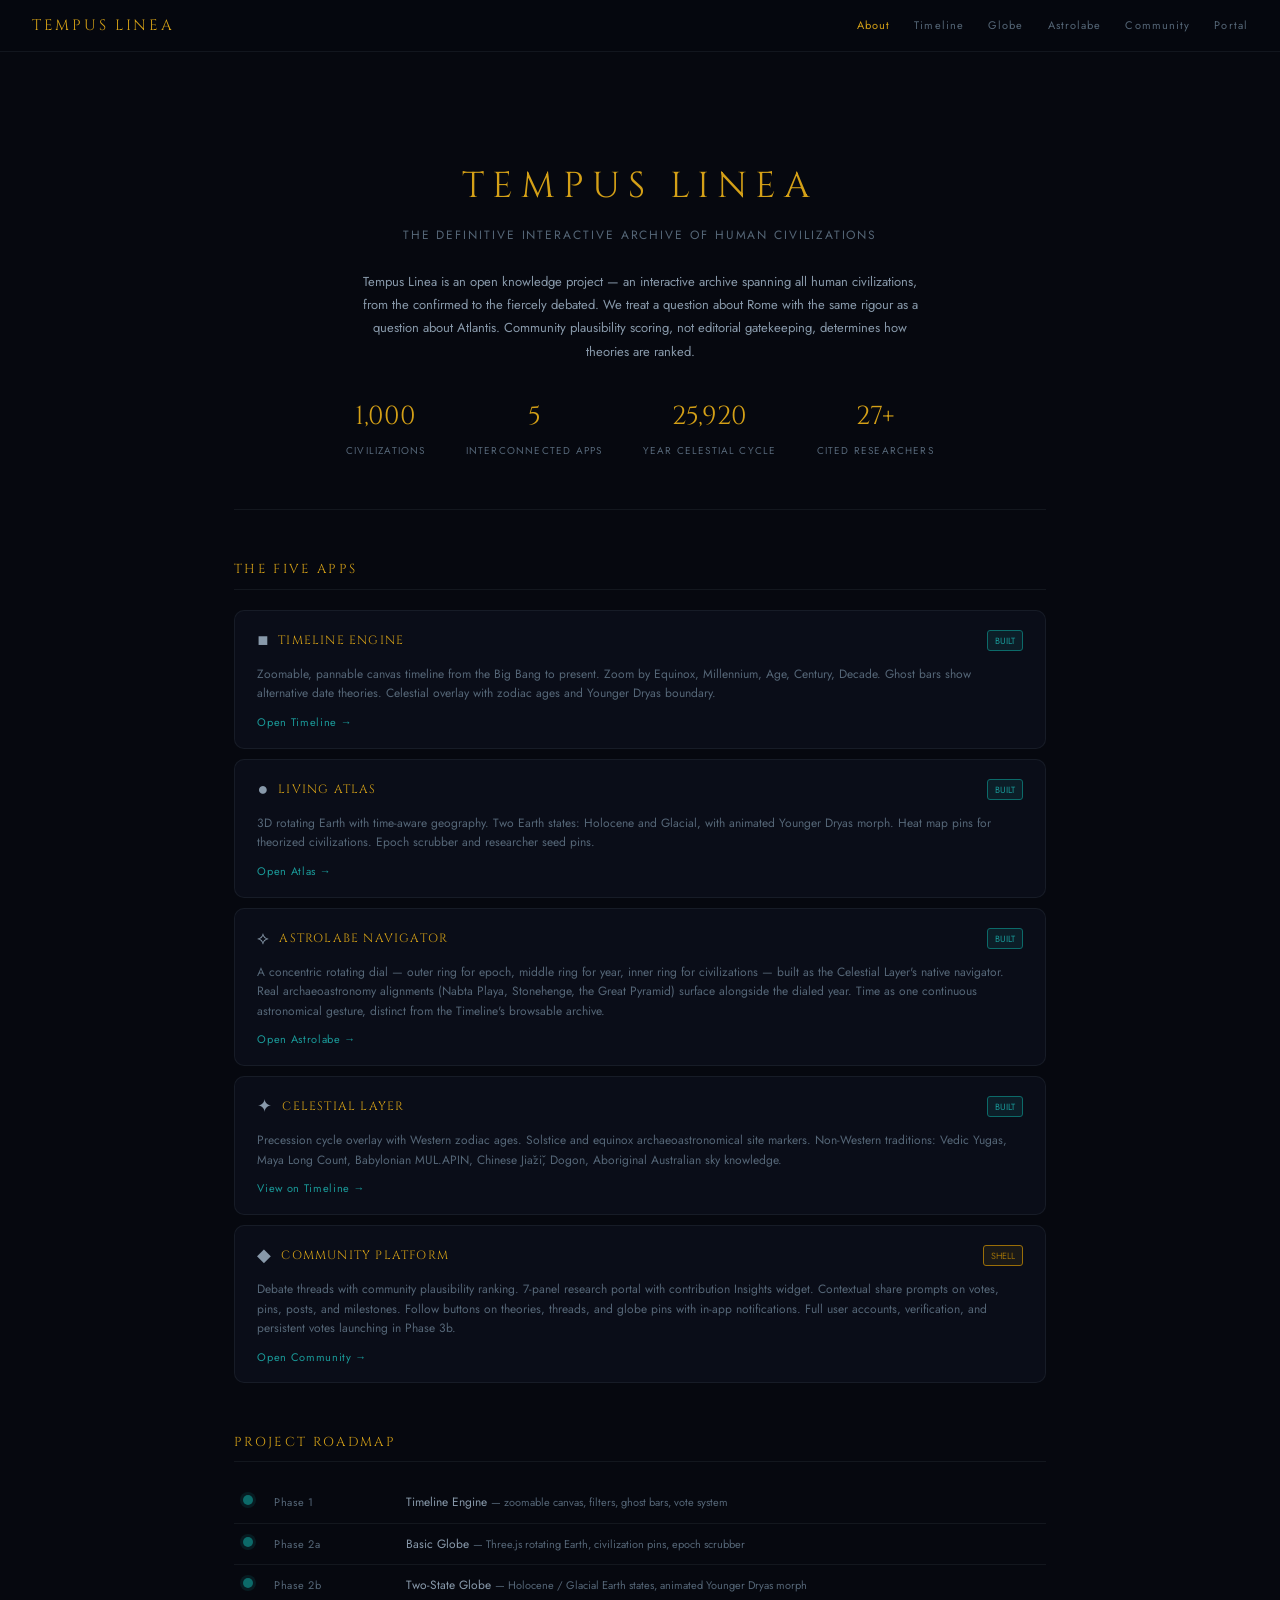
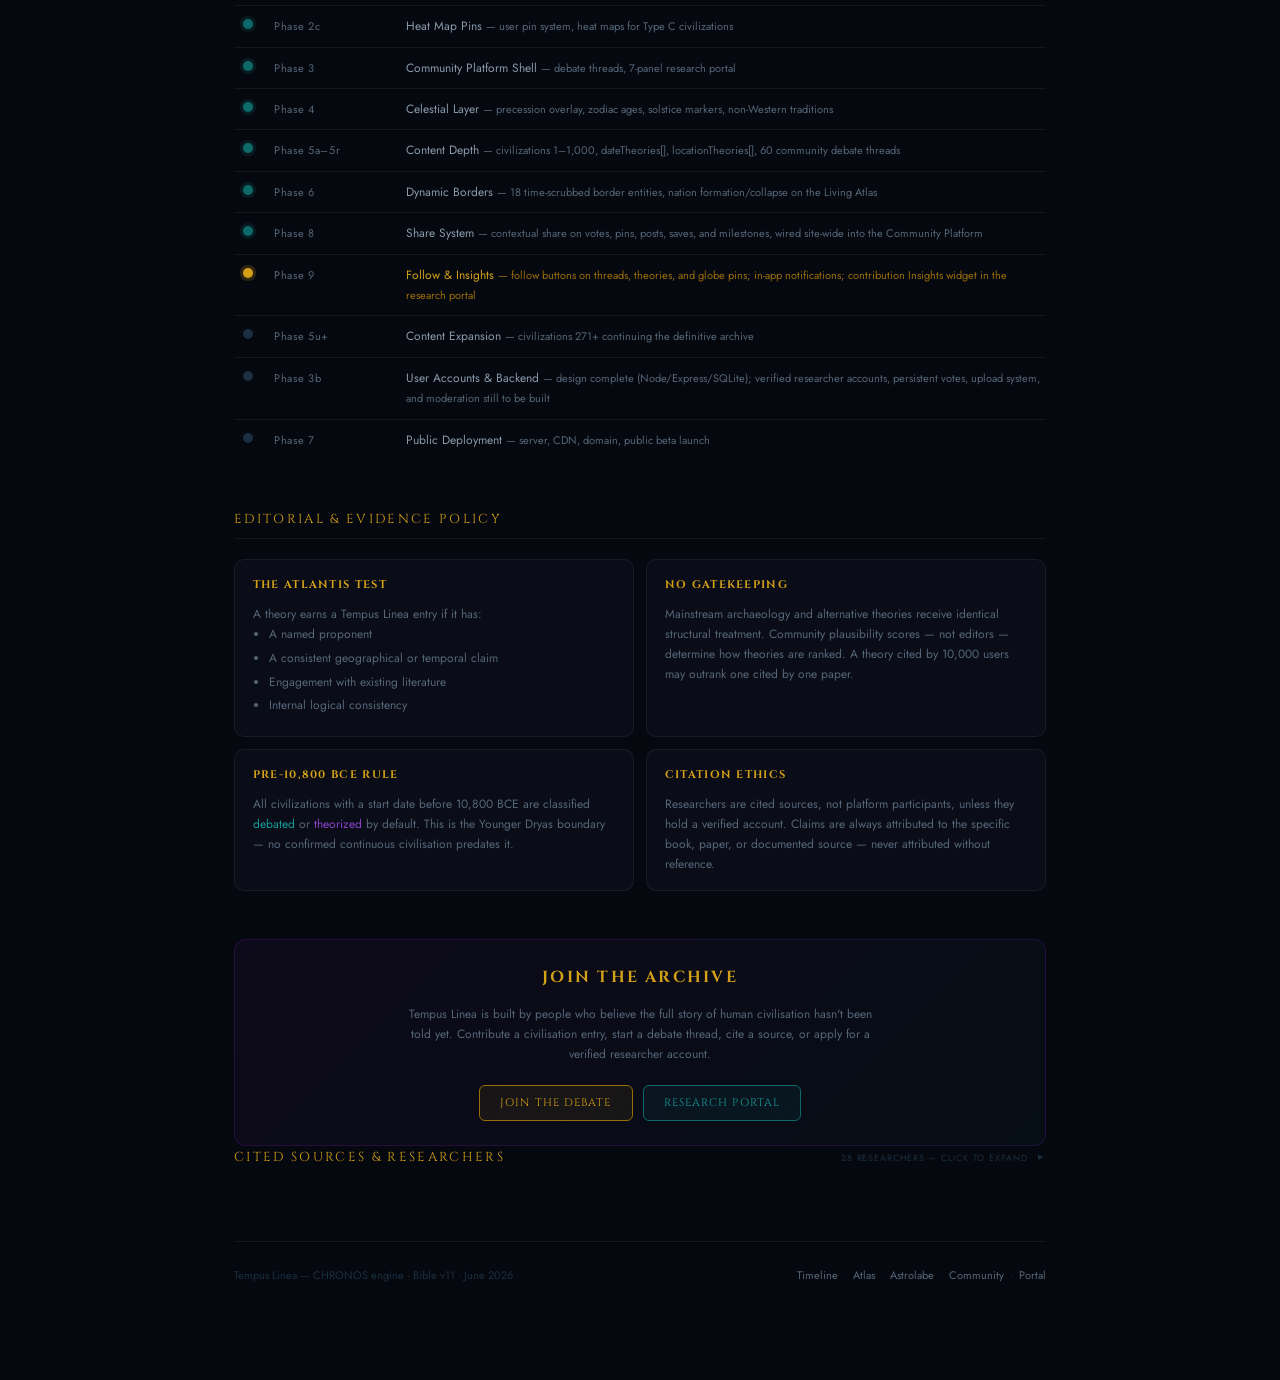
<file: about.html>
<!DOCTYPE html>
<html lang="en">
<head>
<meta charset="UTF-8">
<meta name="viewport" content="width=device-width, initial-scale=1.0">
<title>Tempus Linea — About</title>
<meta name="description" content="Tempus Linea — the definitive interactive archive of 1,000 human civilizations. Timeline, Living Atlas, Globe, and community debate platform. From Ancient Egypt to Atlantis.">
<link rel="canonical" href="https://tempuslinea.com/about">
<meta property="og:title" content="Tempus Linea — About">
<meta property="og:description" content="The definitive interactive archive of human civilizations — past, present, and ancient.">
<meta property="og:type" content="website">
<meta property="og:url" content="https://tempuslinea.com/about">
<meta property="og:site_name" content="Tempus Linea">
<link rel="preconnect" href="https://fonts.googleapis.com">
<link href="https://fonts.googleapis.com/css2?family=Cinzel:wght@400;500;600;700;900&family=Jost:wght@300;400;500;600&display=swap" rel="stylesheet">
<style>
:root {
  --bg-void:        #06080f;
  --bg-panel:       #0a0d18;
  --bg-card:        #0d1120;
  --bg-hover:       #111828;
  --gold:           #d4a017;
  --gold-dim:       #9a6e08;
  --gold-glow:      rgba(212,160,23,.07);
  --violet:         #6b21a8;
  --violet-hi:      #8b41c8;
  --violet-glow:    rgba(107,33,168,.10);
  --teal:           #0c6a69;
  --teal-hi:        #1a9a99;
  --teal-glow:      rgba(12,106,105,.10);
  --text-primary:   #8899aa;
  --text-secondary: #556677;
  --text-dim:       #1a3040;
  --border:         rgba(136,153,170,.10);
  --border-hi:      rgba(136,153,170,.20);
  --font-display:   'Cinzel', Georgia, serif;
  --font-mono:      'Jost', 'Segoe UI', sans-serif;
  --font-ui:        'Jost', 'Segoe UI', sans-serif;
}
*, *::before, *::after { box-sizing: border-box; margin: 0; padding: 0; }
html { scroll-behavior: smooth; }
body {
  background: var(--bg-void);
  color: var(--text-primary);
  font-family: var(--font-mono);
  font-size: 13px;
  line-height: 1.7;
  min-height: 100vh;
}

/* ── NAV ── */
.nav {
  position: sticky; top: 0; z-index: 100;
  background: rgba(6,8,15,.92); backdrop-filter: blur(12px);
  border-bottom: 0.5px solid var(--border);
  padding: 0 2rem; display: flex; align-items: center;
  justify-content: space-between; height: 52px;
}
.nav-brand { font-family: var(--font-display); font-size: 15px; letter-spacing: .18em; color: var(--gold); text-decoration: none; }
.nav-links { display: flex; gap: 1.5rem; }
.nav-links a { font-size: 11px; letter-spacing: .1em; color: var(--text-secondary); text-decoration: none; transition: color .2s; }
.nav-links a:hover { color: var(--text-primary); }
.nav-links a.active { color: var(--gold); }

/* ── LAYOUT ── */
.page { max-width: 860px; margin: 0 auto; padding: 3rem 1.5rem 6rem; }

/* ── HERO ── */
.hero {
  text-align: center; padding: 3.5rem 1rem 3rem;
  border-bottom: 0.5px solid var(--border); margin-bottom: 3rem;
}
.hero-title {
  font-family: var(--font-display); font-size: 36px;
  letter-spacing: .22em; color: var(--gold);
  margin-bottom: .5rem;
}
.hero-sub {
  font-size: 12px; letter-spacing: .16em;
  color: var(--text-secondary); margin-bottom: 1.5rem;
}
.hero-mission {
  max-width: 560px; margin: 0 auto;
  font-size: 13px; color: var(--text-primary); line-height: 1.8;
}
.hero-stats {
  display: flex; justify-content: center; gap: 2.5rem;
  margin-top: 2rem; flex-wrap: wrap;
}
.hero-stat { text-align: center; }
.hero-stat-val { font-family: var(--font-display); font-size: 26px; color: var(--gold); display: block; }
.hero-stat-lbl { font-size: 10px; letter-spacing: .12em; color: var(--text-secondary); margin-top: 2px; }

/* ── SECTION ── */
.section { margin-bottom: 3rem; }
.section-title {
  font-family: var(--font-display); font-size: 13px;
  letter-spacing: .18em; color: var(--gold);
  margin-bottom: 1.25rem; padding-bottom: .5rem;
  border-bottom: 0.5px solid var(--border);
}

/* ── COLLAPSIBLE SECTION (Cited Sources & Researchers) ── */
.section-collapsible summary {
  font-family: var(--font-display); font-size: 13px;
  letter-spacing: .18em; color: var(--gold);
  margin-bottom: 1.25rem; padding-bottom: .5rem;
  border-bottom: 0.5px solid var(--border);
  cursor: pointer; list-style: none;
  display: flex; align-items: center; gap: 10px;
}
.section-collapsible summary::-webkit-details-marker { display: none; }
.section-collapsible summary .hint {
  margin-left: auto; font-size: 9px; letter-spacing: .1em;
  color: var(--text-dim); font-family: var(--font-mono);
}
.section-collapsible summary .chev {
  font-size: 11px; color: var(--text-dim); transition: transform .2s;
}
.section-collapsible[open] summary .chev { transform: rotate(90deg); }
.section-collapsible[open] summary { margin-bottom: 1.25rem; }
.section-collapsible:not([open]) summary { margin-bottom: 0; border-bottom: none; }

/* ── APP CARDS ── */
.app-grid { display: flex; flex-direction: column; gap: 10px; }
.app-card {
  background: var(--bg-panel); border: 0.5px solid var(--border);
  border-radius: 10px; padding: 0.9rem 1.4rem;
  transition: border-color .2s;
}
.app-card:hover { border-color: var(--border-hi); }
.app-card-header { display: flex; align-items: center; gap: 10px; margin-bottom: .6rem; }
.app-icon { font-size: 18px; }
.app-name { font-family: var(--font-display); font-size: 12px; letter-spacing: .1em; color: var(--gold); }
.app-status { font-size: 9px; padding: 2px 7px; border-radius: 3px; margin-left: auto; }
.status-built { background: rgba(26,154,153,.12); color: var(--teal-hi); border: 0.5px solid var(--teal); }
.status-shell { background: rgba(212,160,23,.08); color: var(--gold-dim); border: 0.5px solid var(--gold-dim); }
.status-planned { background: rgba(136,153,170,.06); color: var(--text-secondary); border: 0.5px solid var(--text-dim); }
.app-desc { font-size: 12px; color: var(--text-secondary); line-height: 1.6; }
.app-link { display: inline-block; margin-top: .6rem; font-size: 11px; color: var(--teal-hi); text-decoration: none; letter-spacing: .06em; }
.app-link:hover { color: var(--gold); }

/* ── RESEARCHER TABLE ── */
.researcher-table { width: 100%; border-collapse: collapse; }
.researcher-table th {
  font-size: 10px; letter-spacing: .12em; color: var(--text-secondary);
  text-align: left; padding: 6px 10px;
  border-bottom: 0.5px solid var(--border);
  background: var(--bg-card);
}
.researcher-table td {
  font-size: 12px; color: var(--text-primary);
  padding: 9px 10px; vertical-align: top;
  border-bottom: 0.5px solid var(--border);
}
.researcher-table tr:hover td { background: var(--bg-hover); }
.researcher-name-cell { color: var(--gold); font-weight: 500; white-space: nowrap; }
.researcher-works { color: var(--text-secondary); font-size: 11px; line-height: 1.5; }
.researcher-works a { color: var(--teal-hi); text-decoration: none; }
.researcher-works a:hover { color: var(--gold); }
.tier-badge {
  font-size: 9px; padding: 1px 6px; border-radius: 3px;
  white-space: nowrap; display: inline-block;
}
.tier-1 { background: rgba(212,160,23,.10); color: var(--gold); border: 0.5px solid var(--gold-dim); }
.tier-2 { background: rgba(12,106,105,.10); color: var(--teal-hi); border: 0.5px solid var(--teal); }
.tier-alt { background: rgba(107,33,168,.10); color: var(--violet-hi); border: 0.5px solid var(--violet); }
.citation-note {
  background: var(--bg-card); border: 0.5px solid var(--border);
  border-left: 2px solid var(--gold-dim);
  border-radius: 6px; padding: .75rem 1rem;
  font-size: 12px; color: var(--text-secondary);
  line-height: 1.7; margin-bottom: 1.5rem;
}
.citation-note strong { color: var(--gold); }

/* ── ROADMAP ── */
.roadmap { display: flex; flex-direction: column; gap: 0; }
.roadmap-item {
  display: grid; grid-template-columns: 28px 120px 1fr;
  gap: 0 12px; align-items: start;
  padding: 10px 0; border-bottom: 0.5px solid var(--border);
}
.roadmap-item:last-child { border-bottom: none; }
.roadmap-dot {
  width: 10px; height: 10px; border-radius: 50%;
  margin-top: 3px; flex-shrink: 0;
  justify-self: center;
}
.dot-done   { background: var(--teal); box-shadow: 0 0 0 3px rgba(12,106,105,.2); }
.dot-next   { background: var(--gold); box-shadow: 0 0 0 3px rgba(212,160,23,.2); }
.dot-future { background: var(--text-dim); }
.roadmap-phase { font-size: 11px; color: var(--text-secondary); letter-spacing: .06em; padding-top: 1px; }
.roadmap-desc { font-size: 12px; color: var(--text-primary); }
.roadmap-desc small { color: var(--text-secondary); font-size: 11px; }

/* ── POLICY BLOCKS ── */
.policy-grid { display: grid; grid-template-columns: 1fr 1fr; gap: 12px; }
@media(max-width:600px) { .policy-grid { grid-template-columns: 1fr; } }
.policy-card {
  background: var(--bg-panel); border: 0.5px solid var(--border);
  border-radius: 10px; padding: 1rem 1.1rem;
}
.policy-card h3 {
  font-family: var(--font-display); font-size: 11px;
  letter-spacing: .12em; color: var(--gold);
  margin-bottom: .65rem;
}
.policy-card p, .policy-card li {
  font-size: 12px; color: var(--text-secondary); line-height: 1.65;
}
.policy-card ul { padding-left: 1rem; }
.policy-card li { margin-bottom: 4px; }

/* ── CONTRIBUTE ── */
.contribute-card {
  background: linear-gradient(135deg, rgba(107,33,168,.08), rgba(12,106,105,.06));
  border: 0.5px solid rgba(107,33,168,.25);
  border-radius: 12px; padding: 1.5rem 1.75rem; text-align: center;
}
.contribute-card h2 {
  font-family: var(--font-display); font-size: 16px;
  letter-spacing: .14em; color: var(--gold); margin-bottom: .75rem;
}
.contribute-card p { font-size: 12px; color: var(--text-secondary); max-width: 480px; margin: 0 auto 1.25rem; line-height: 1.7; }
.btn-row { display: flex; gap: 10px; justify-content: center; flex-wrap: wrap; }
.btn {
  font-family: var(--font-display); font-size: 11px; letter-spacing: .1em;
  padding: 8px 20px; border-radius: 6px; cursor: pointer;
  text-decoration: none; transition: all .2s;
}
.btn-gold { background: var(--gold-glow); border: 0.5px solid var(--gold-dim); color: var(--gold); }
.btn-gold:hover { background: rgba(212,160,23,.14); }
.btn-teal { background: var(--teal-glow); border: 0.5px solid var(--teal); color: var(--teal-hi); }
.btn-teal:hover { background: rgba(12,106,105,.18); }

/* ── FOOTER ── */
.footer {
  margin-top: 4rem; padding-top: 1.5rem;
  border-top: 0.5px solid var(--border);
  display: flex; align-items: center; justify-content: space-between;
  flex-wrap: wrap; gap: 1rem;
  font-size: 11px; color: var(--text-dim);
}
.footer a { color: var(--text-secondary); text-decoration: none; }
.footer a:hover { color: var(--text-primary); }

/* ── SCROLLBAR ── */
::-webkit-scrollbar { width: 4px; }
::-webkit-scrollbar-track { background: var(--bg-void); }
::-webkit-scrollbar-thumb { background: var(--text-dim); border-radius: 2px; }
</style>
</head>

<body>

<nav class="nav">
  <a href="index.html" class="nav-brand">TEMPUS LINEA</a>
  <div class="nav-links">
    <a href="about.html" class="active">About</a>
    <a href="index.html">Timeline</a>
    <a href="globe.html">Globe</a>
    <a href="astrolabe.html">Astrolabe</a>
    <a href="community.html">Community</a>
    <a href="portal.html">Portal</a>
  </div>
</nav>

<main class="page">

  <!-- HERO -->
  <div class="hero">
    <div class="hero-title">TEMPUS LINEA</div>
    <div class="hero-sub">THE DEFINITIVE INTERACTIVE ARCHIVE OF HUMAN CIVILIZATIONS</div>
    <p class="hero-mission">
      Tempus Linea is an open knowledge project — an interactive archive spanning all human civilizations, from the confirmed to the fiercely debated. We treat a question about Rome with the same rigour as a question about Atlantis. Community plausibility scoring, not editorial gatekeeping, determines how theories are ranked.
    </p>
    <div class="hero-stats">
      <div class="hero-stat">
        <span class="hero-stat-val">1,000</span>
        <span class="hero-stat-lbl">CIVILIZATIONS</span>
      </div>
      <div class="hero-stat">
        <span class="hero-stat-val">5</span>
        <span class="hero-stat-lbl">INTERCONNECTED APPS</span>
      </div>
      <div class="hero-stat">
        <span class="hero-stat-val">25,920</span>
        <span class="hero-stat-lbl">YEAR CELESTIAL CYCLE</span>
      </div>
      <div class="hero-stat">
        <span class="hero-stat-val">27+</span>
        <span class="hero-stat-lbl">CITED RESEARCHERS</span>
      </div>
    </div>
  </div>

  <!-- THE APPS -->
  <div class="section">
    <div class="section-title">THE FIVE APPS</div>
    <div class="app-grid">

      <div class="app-card">
        <div class="app-card-header">
          <span class="app-icon">&#9632;</span>
          <span class="app-name">TIMELINE ENGINE</span>
          <span class="app-status status-built">BUILT</span>
        </div>
        <div class="app-desc">Zoomable, pannable canvas timeline from the Big Bang to present. Zoom by Equinox, Millennium, Age, Century, Decade. Ghost bars show alternative date theories. Celestial overlay with zodiac ages and Younger Dryas boundary.</div>
        <a href="index.html" class="app-link">Open Timeline →</a>
      </div>

      <div class="app-card">
        <div class="app-card-header">
          <span class="app-icon">&#9679;</span>
          <span class="app-name">LIVING ATLAS</span>
          <span class="app-status status-built">BUILT</span>
        </div>
        <div class="app-desc">3D rotating Earth with time-aware geography. Two Earth states: Holocene and Glacial, with animated Younger Dryas morph. Heat map pins for theorized civilizations. Epoch scrubber and researcher seed pins.</div>
        <a href="globe.html" class="app-link">Open Atlas →</a>
      </div>

      <div class="app-card">
        <div class="app-card-header">
          <span class="app-icon">⟡</span>
          <span class="app-name">ASTROLABE NAVIGATOR</span>
          <span class="app-status status-built">BUILT</span>
        </div>
        <div class="app-desc">A concentric rotating dial — outer ring for epoch, middle ring for year, inner ring for civilizations — built as the Celestial Layer's native navigator. Real archaeoastronomy alignments (Nabta Playa, Stonehenge, the Great Pyramid) surface alongside the dialed year. Time as one continuous astronomical gesture, distinct from the Timeline's browsable archive.</div>
        <a href="astrolabe.html" class="app-link">Open Astrolabe →</a>
      </div>

      <div class="app-card">
        <div class="app-card-header">
          <span class="app-icon">&#10022;</span>
          <span class="app-name">CELESTIAL LAYER</span>
          <span class="app-status status-built">BUILT</span>
        </div>
        <div class="app-desc">Precession cycle overlay with Western zodiac ages. Solstice and equinox archaeoastronomical site markers. Non-Western traditions: Vedic Yugas, Maya Long Count, Babylonian MUL.APIN, Chinese Jiǎzǐ, Dogon, Aboriginal Australian sky knowledge.</div>
        <a href="index.html" class="app-link">View on Timeline →</a>
      </div>

      <div class="app-card">
        <div class="app-card-header">
          <span class="app-icon">&#9670;</span>
          <span class="app-name">COMMUNITY PLATFORM</span>
          <span class="app-status status-shell">SHELL</span>
        </div>
        <div class="app-desc">Debate threads with community plausibility ranking. 7-panel research portal with contribution Insights widget. Contextual share prompts on votes, pins, posts, and milestones. Follow buttons on theories, threads, and globe pins with in-app notifications. Full user accounts, verification, and persistent votes launching in Phase 3b.</div>
        <a href="community.html" class="app-link">Open Community →</a>
      </div>

    </div>
  </div>



  <!-- ROADMAP -->
  <div class="section">
    <div class="section-title">PROJECT ROADMAP</div>
    <div class="roadmap">
      <div class="roadmap-item"><div class="roadmap-dot dot-done"></div><div class="roadmap-phase">Phase 1</div><div class="roadmap-desc">Timeline Engine <small>— zoomable canvas, filters, ghost bars, vote system</small></div></div>
      <div class="roadmap-item"><div class="roadmap-dot dot-done"></div><div class="roadmap-phase">Phase 2a</div><div class="roadmap-desc">Basic Globe <small>— Three.js rotating Earth, civilization pins, epoch scrubber</small></div></div>
      <div class="roadmap-item"><div class="roadmap-dot dot-done"></div><div class="roadmap-phase">Phase 2b</div><div class="roadmap-desc">Two-State Globe <small>— Holocene / Glacial Earth states, animated Younger Dryas morph</small></div></div>
      <div class="roadmap-item"><div class="roadmap-dot dot-done"></div><div class="roadmap-phase">Phase 2c</div><div class="roadmap-desc">Heat Map Pins <small>— user pin system, heat maps for Type C civilizations</small></div></div>
      <div class="roadmap-item"><div class="roadmap-dot dot-done"></div><div class="roadmap-phase">Phase 3</div><div class="roadmap-desc">Community Platform Shell <small>— debate threads, 7-panel research portal</small></div></div>
      <div class="roadmap-item"><div class="roadmap-dot dot-done"></div><div class="roadmap-phase">Phase 4</div><div class="roadmap-desc">Celestial Layer <small>— precession overlay, zodiac ages, solstice markers, non-Western traditions</small></div></div>
      <div class="roadmap-item"><div class="roadmap-dot dot-done"></div><div class="roadmap-phase">Phase 5a–5r</div><div class="roadmap-desc">Content Depth <small>— civilizations 1–1,000, dateTheories[], locationTheories[], 60 community debate threads</small></div></div>
      <div class="roadmap-item"><div class="roadmap-dot dot-done"></div><div class="roadmap-phase">Phase 6</div><div class="roadmap-desc">Dynamic Borders <small>— 18 time-scrubbed border entities, nation formation/collapse on the Living Atlas</small></div></div>
      <div class="roadmap-item"><div class="roadmap-dot dot-done"></div><div class="roadmap-phase">Phase 8</div><div class="roadmap-desc">Share System <small>— contextual share on votes, pins, posts, saves, and milestones, wired site-wide into the Community Platform</small></div></div>
      <div class="roadmap-item"><div class="roadmap-dot dot-next"></div><div class="roadmap-phase">Phase 9</div><div class="roadmap-desc" style="color:var(--gold)">Follow &amp; Insights <small style="color:var(--gold-dim)">— follow buttons on threads, theories, and globe pins; in-app notifications; contribution Insights widget in the research portal</small></div></div>
      <div class="roadmap-item"><div class="roadmap-dot dot-future"></div><div class="roadmap-phase">Phase 5u+</div><div class="roadmap-desc">Content Expansion <small>— civilizations 271+ continuing the definitive archive</small></div></div>
      <div class="roadmap-item"><div class="roadmap-dot dot-future"></div><div class="roadmap-phase">Phase 3b</div><div class="roadmap-desc">User Accounts &amp; Backend <small>— design complete (Node/Express/SQLite); verified researcher accounts, persistent votes, upload system, and moderation still to be built</small></div></div>
      <div class="roadmap-item"><div class="roadmap-dot dot-future"></div><div class="roadmap-phase">Phase 7</div><div class="roadmap-desc">Public Deployment <small>— server, CDN, domain, public beta launch</small></div></div>
    </div>
  </div>

  <!-- EDITORIAL POLICY -->
  <div class="section">
    <div class="section-title">EDITORIAL &amp; EVIDENCE POLICY</div>
    <div class="policy-grid">
      <div class="policy-card">
        <h3>THE ATLANTIS TEST</h3>
        <p>A theory earns a Tempus Linea entry if it has:</p>
        <ul>
          <li>A named proponent</li>
          <li>A consistent geographical or temporal claim</li>
          <li>Engagement with existing literature</li>
          <li>Internal logical consistency</li>
        </ul>
      </div>
      <div class="policy-card">
        <h3>NO GATEKEEPING</h3>
        <p>Mainstream archaeology and alternative theories receive identical structural treatment. Community plausibility scores — not editors — determine how theories are ranked. A theory cited by 10,000 users may outrank one cited by one paper.</p>
      </div>
      <div class="policy-card">
        <h3>PRE-10,800 BCE RULE</h3>
        <p>All civilizations with a start date before 10,800 BCE are classified <span style="color:var(--teal-hi)">debated</span> or <span style="color:var(--violet-hi)">theorized</span> by default. This is the Younger Dryas boundary — no confirmed continuous civilisation predates it.</p>
      </div>
      <div class="policy-card">
        <h3>CITATION ETHICS</h3>
        <p>Researchers are cited sources, not platform participants, unless they hold a verified account. Claims are always attributed to the specific book, paper, or documented source — never attributed without reference.</p>
      </div>
    </div>
  </div>

  <!-- CONTRIBUTE -->
  <div class="contribute-card">
    <h2>JOIN THE ARCHIVE</h2>
    <p>Tempus Linea is built by people who believe the full story of human civilisation hasn't been told yet. Contribute a civilisation entry, start a debate thread, cite a source, or apply for a verified researcher account.</p>
    <div class="btn-row">
      <a href="community.html" class="btn btn-gold">JOIN THE DEBATE</a>
      <a href="portal.html" class="btn btn-teal">RESEARCH PORTAL</a>
    </div>
  </div>

  <!-- CITED SOURCES & RESEARCHERS — moved to bottom per owner request, collapsed by default so it's available but not dominating the page -->
  <details class="section section-collapsible">
    <summary>
      <span>CITED SOURCES &amp; RESEARCHERS</span>
      <span class="hint">28 RESEARCHERS — CLICK TO EXPAND</span>
      <span class="chev">&#9656;</span>
    </summary>
    <div class="citation-note">
      <strong>Citation policy:</strong> The researchers listed below are <strong>cited sources</strong> — their published works, papers, and documented findings are referenced throughout the Tempus Linea archive to credit the origin of theories and claims. They are not platform participants unless they hold a verified Tempus Linea account. We welcome them to join, contribute from their own accounts, and engage directly with the community. <span style="color:var(--teal-hi);cursor:pointer" onclick="alert('Researcher verification launching in Phase 3b.')">Apply for a verified account →</span>
    </div>

    <div style="overflow-x:auto">
    <table class="researcher-table">
      <thead>
        <tr>
          <th>RESEARCHER</th>
          <th>KEY WORKS</th>
          <th>FOCUS IN TEMPUS LINEA</th>
          <th>TIER</th>
        </tr>
      </thead>
      <tbody>
        <tr>
          <td class="researcher-name-cell">Graham Hancock</td>
          <td class="researcher-works">Fingerprints of the Gods (1995) · Magicians of the Gods (2015) · America Before (2019) · Ancient Apocalypse (Netflix, 2022)</td>
          <td>Pre-YD advanced civilisation thesis. Sphinx/Leo alignment. Stellar Fingerprint framework. Referenced in 20+ entries.</td>
          <td><span class="tier-badge tier-1">TIER 1</span></td>
        </tr>
        <tr>
          <td class="researcher-name-cell">Randall Carlson</td>
          <td class="researcher-works">Kosmographia podcast · Sacred Geometry International · Collaborations with Hancock</td>
          <td>Younger Dryas Impact Hypothesis. Carolina Bays. Missoula megafloods. Sacred geometry encoding. 7 seed pins.</td>
          <td><span class="tier-badge tier-1">TIER 1</span></td>
        </tr>
        <tr>
          <td class="researcher-name-cell">Robert Schoch</td>
          <td class="researcher-works">Voices of the Rocks (1999) · Forgotten Civilization (2012)</td>
          <td>Sphinx water erosion → pre-10,500 BCE. Boston University geologist. Göbekli Tepe earlier phases.</td>
          <td><span class="tier-badge tier-1">TIER 1</span></td>
        </tr>
        <tr>
          <td class="researcher-name-cell">Matthew LaCroix</td>
          <td class="researcher-works">The Stage of Time (2018) · The Illusion of Us (2020) · <a href="https://matthewlacroix.com" target="_blank">matthewlacroix.com</a></td>
          <td>Sumerian/Egyptian star connections. King List astronomical encoding. 3 underground Mesopotamian site seed pins.</td>
          <td><span class="tier-badge tier-2">TIER 2</span></td>
        </tr>
        <tr>
          <td class="researcher-name-cell">Brien Foerster</td>
          <td class="researcher-works">Advanced Ancient Civilizations · Hidden Inca Tours · YouTube channel</td>
          <td>Precision stonework at Puma Punku and Andean sites. Elongated skulls. Core drilling analysis.</td>
          <td><span class="tier-badge tier-2">TIER 2</span></td>
        </tr>
        <tr>
          <td class="researcher-name-cell">Andrew Collins</td>
          <td class="researcher-works">Göbekli Tepe: Genesis of the Gods (2014) · The Cygnus Key (2018)</td>
          <td>Denisovan builders hypothesis. Cygnus astronomy. Earlier Göbekli phases. Vulture Stone encoding.</td>
          <td><span class="tier-badge tier-2">TIER 2</span></td>
        </tr>
        <tr>
          <td class="researcher-name-cell">Masaaki Kimura</td>
          <td class="researcher-works">Man-Made Structures on the Sea Floor off Yonaguni Island (1996) · University of the Ryukyus</td>
          <td>Yonaguni Monument surveys — 100+ dives. Submerged pre-10,000 BCE structure argument.</td>
          <td><span class="tier-badge tier-2">TIER 2</span></td>
        </tr>
        <tr>
          <td class="researcher-name-cell">Michael Tellinger</td>
          <td class="researcher-works">Slave Species of the Gods (2005) · Ubuntu Contributionism (2013) · Adam's Calendar (2008)</td>
          <td>Mpumalanga stone circles as ancient mining operations. Adam's Calendar astronomical dating. Anunnaki gold mining thesis.</td>
          <td><span class="tier-badge tier-alt">ALT</span></td>
        </tr>
        <tr>
          <td class="researcher-name-cell">Zecharia Sitchin</td>
          <td class="researcher-works">The 12th Planet (1976) · The Earth Chronicles series (1976–2007)</td>
          <td>Anunnaki / Nibiru hypothesis. Sumerian text interpretation. Central to ids 120, 136.</td>
          <td><span class="tier-badge tier-alt">ALT</span></td>
        </tr>
        <tr>
          <td class="researcher-name-cell">Erich von Däniken</td>
          <td class="researcher-works">Chariots of the Gods (1968) · Return to the Stars (1970)</td>
          <td>Ancient alien intervention hypothesis. Global anomalous site survey. Central to id 120.</td>
          <td><span class="tier-badge tier-alt">ALT</span></td>
        </tr>
        <tr>
          <td class="researcher-name-cell">Charles Hapgood</td>
          <td class="researcher-works">Earth's Shifting Crust (1958) · Maps of the Ancient Sea Kings (1966)</td>
          <td>Crustal displacement theory — Einstein's written endorsement. Antarctic Atlantis hypothesis. Central to id 117.</td>
          <td><span class="tier-badge tier-alt">ALT</span></td>
        </tr>
        <tr>
          <td class="researcher-name-cell">Jimmy Corsetti</td>
          <td class="researcher-works">Bright Insight (YouTube) · Richat Structure research</td>
          <td>Richat Structure (Mauritania) as Atlantis candidate. Geometric dimension analysis vs Plato's account.</td>
          <td><span class="tier-badge tier-alt">ALT</span></td>
        </tr>
        <tr>
          <td class="researcher-name-cell">Arthur Posnansky</td>
          <td class="researcher-works">Tiahuanacu: The Cradle of American Man (1945)</td>
          <td>Astronomical dating of Tiwanaku to 15,000 BCE via obliquity of ecliptic. Central to ids 54, 119.</td>
          <td><span class="tier-badge tier-alt">ALT</span></td>
        </tr>
        <tr>
          <td class="researcher-name-cell">Richard Firestone</td>
          <td class="researcher-works">Evidence for an Extraterrestrial Impact, PNAS (2007)</td>
          <td>Younger Dryas Impact Hypothesis co-author. Platinum spike, nanodiamonds, spherules at YDB. Central to id 118.</td>
          <td><span class="tier-badge tier-1">TIER 1</span></td>
        </tr>
        <tr>
          <td class="researcher-name-cell">Robert Bauval</td>
          <td class="researcher-works">The Orion Mystery (1994) · Keeper of Genesis (1996, with Hancock)</td>
          <td>Orion Correlation Theory — Giza pyramids mirror Orion's Belt at 10,500 BCE. Central to id 23.</td>
          <td><span class="tier-badge tier-2">TIER 2</span></td>
        </tr>
        <tr>
          <td class="researcher-name-cell">David Frawley</td>
          <td class="researcher-works">Gods, Sages and Kings (1991) · In Search of the Cradle of Civilization (1995)</td>
          <td>Vedic astronomical dating — Rigveda pre-6000 BCE argument. Submerged Dwarka. Central to ids 139, 148.</td>
          <td><span class="tier-badge tier-2">TIER 2</span></td>
        </tr>
        <tr>
          <td class="researcher-name-cell">Robert Temple</td>
          <td class="researcher-works">The Sirius Mystery (1976, rev. 1998)</td>
          <td>Dogon astronomical knowledge of Sirius B. Nommo / Oannes connection. Central to id 131.</td>
          <td><span class="tier-badge tier-alt">ALT</span></td>
        </tr>
        <tr>
          <td class="researcher-name-cell">Thor Heyerdahl</td>
          <td class="researcher-works">Kon-Tiki (1948) · Aku-Aku (1958)</td>
          <td>Trans-Pacific contact evidence. Experimental archaeology voyages. Referenced in ids 57, 134.</td>
          <td><span class="tier-badge tier-2">TIER 2</span></td>
        </tr>
        <tr>
          <td class="researcher-name-cell">Giorgio de Santillana &amp; Hertha von Dechend</td>
          <td class="researcher-works">Hamlet's Mill (1969)</td>
          <td>Precession encoded as global mythology. World-age framework. Influenced Hancock's pre-YD thesis.</td>
          <td><span class="tier-badge tier-2">TIER 2</span></td>
        </tr>
        <tr>
          <td class="researcher-name-cell">David Hatcher Childress</td>
          <td class="researcher-works">Vimana Aircraft of Ancient India (1991) · Lost Cities series</td>
          <td>Ancient India / Lemuria / global alternative archaeology survey. Ancient aviation theories.</td>
          <td><span class="tier-badge tier-alt">ALT</span></td>
        </tr>
        <tr>
          <td class="researcher-name-cell">James Churchward</td>
          <td class="researcher-works">The Lost Continent of Mu (1926)</td>
          <td>Pacific Mu / Lemuria civilisation. Naacal tablets hypothesis. Central to id 1.</td>
          <td><span class="tier-badge tier-alt">ALT</span></td>
        </tr>
        <tr>
          <td class="researcher-name-cell">Edgar Cayce</td>
          <td class="researcher-works">Readings (1930s–1940s) · Association for Research and Enlightenment archives</td>
          <td>Atlantis prophecy and Bimini Road prediction. Cited for the Atlantis heat map and id 234 (Bimini Road / Atlantis Bahamas).</td>
          <td><span class="tier-badge tier-alt">ALT</span></td>
        </tr>
        <tr>
          <td class="researcher-name-cell">Richard Freund</td>
          <td class="researcher-works">Atlantis survey project (field reports)</td>
          <td>Doñana Marshes / Tartessos as an Atlantis candidate. Central to id 225 (Tartessos) and the Atlantis heat map.</td>
          <td><span class="tier-badge tier-2">TIER 2</span></td>
        </tr>
        <tr>
          <td class="researcher-name-cell">Ivan Van Sertima</td>
          <td class="researcher-works">They Came Before Columbus (1976)</td>
          <td>Olmec / African trans-Atlantic contact hypothesis. Central to id 235 (Olmec Trans-Atlantic Hypothesis).</td>
          <td><span class="tier-badge tier-alt">ALT</span></td>
        </tr>
        <tr>
          <td class="researcher-name-cell">Dennis Stanford &amp; Bruce Bradley</td>
          <td class="researcher-works">Across Atlantic Ice (2012)</td>
          <td>Solutrean Hypothesis — Ice Age Atlantic crossing route into the Americas. Central to id 236 (Solutrean Hypothesis).</td>
          <td><span class="tier-badge tier-alt">ALT</span></td>
        </tr>
        <tr>
          <td class="researcher-name-cell">Vincent Gaffney</td>
          <td class="researcher-works">Europe's Lost World: The Rediscovery of Doggerland (2009)</td>
          <td>Doggerland mapping and submergence chronology. Central to id 228 (Doggerland).</td>
          <td><span class="tier-badge tier-1">TIER 1</span></td>
        </tr>
        <tr>
          <td class="researcher-name-cell">Henri Lhote</td>
          <td class="researcher-works">Field survey of Tassili n'Ajjer (1957)</td>
          <td>Tassili n'Ajjer rock art — 'Round Head' style chronology. Central to id 214 (Tassili n'Ajjer Rock Art).</td>
          <td><span class="tier-badge tier-2">TIER 2</span></td>
        </tr>
      </tbody>
    </table>
    </div>

    <div style="margin-top:12px;font-size:11px;color:var(--text-secondary);line-height:1.6">
      <strong style="color:var(--gold)">Tier 1</strong> — Peer-reviewed or widely cited scholarly sources.&nbsp;&nbsp;
      <strong style="color:var(--teal-hi)">Tier 2</strong> — Well-documented alternative research with named methodology.&nbsp;&nbsp;
      <strong style="color:var(--violet-hi)">Alt</strong> — Speculative or fringe — presented without endorsement, ranked by community.
    </div>
  </details>

  <!-- FOOTER -->
  <div class="footer">
    <span>Tempus Linea — CHRONOS engine · Bible v11 · June 2026</span>
    <span>
      <a href="index.html">Timeline</a> &nbsp;·&nbsp;
      <a href="globe.html">Atlas</a> &nbsp;·&nbsp;
      <a href="astrolabe.html">Astrolabe</a> &nbsp;·&nbsp;
      <a href="community.html">Community</a> &nbsp;·&nbsp;
      <a href="portal.html">Portal</a>
    </span>
  </div>

</main>

<!-- Script load order — DO NOT REORDER (Bible v11, Community/About order) -->
<script src="data.js"></script>
<script src="data-extended.js"></script>
<script src="share.js"></script>
<script src="share-ui-styles.js"></script>
<script src="share-ui.js"></script>

</body>
</html>
</file>
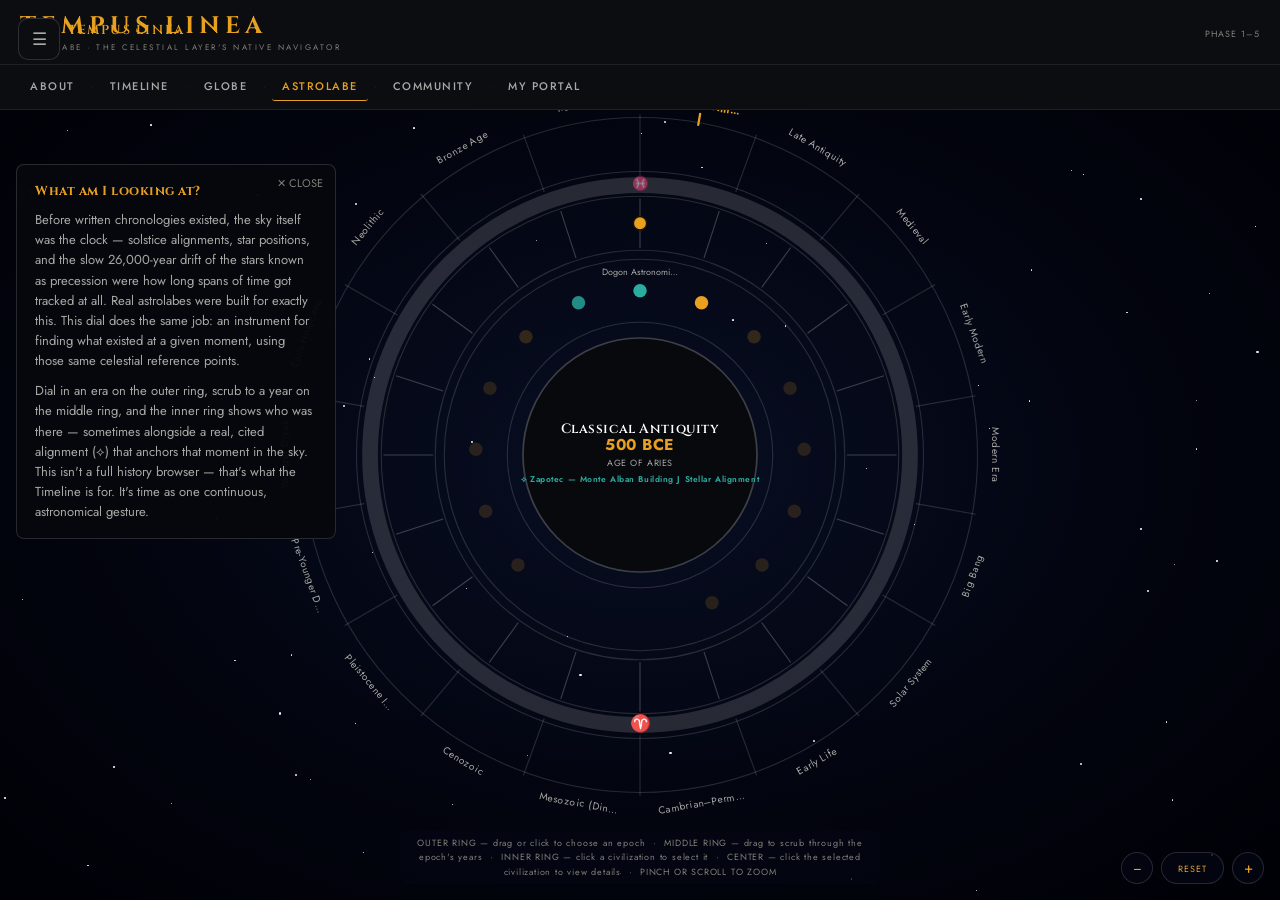
<file: astrolabe.html>
<!DOCTYPE html>
<html lang="en">
<head>
  <meta charset="UTF-8">
  <meta name="viewport" content="width=device-width, initial-scale=1.0">
  <title>Tempus Linea — Astrolabe</title>
  <meta name="description" content="Tempus Linea Astrolabe — a rotating dial navigator for the Celestial Layer, cross-referencing epoch, year, and civilization in one gesture.">
  <meta property="og:title" content="Tempus Linea — Astrolabe">
  <meta property="og:url" content="https://tempuslinea.com/astrolabe">
  <link rel="stylesheet" href="styles.css">
  <style>
    /* ── ASTROLABE PAGE OVERRIDES ───────────────────────────── */
    body { overflow: hidden; }

    .astrolabe-shell {
      display: flex;
      flex-direction: column;
      height: 100vh;
      overflow: hidden;
    }

    #astrolabe-container {
      position: relative;
      flex: 1;
      overflow: hidden;
      display: flex;
      align-items: center;
      justify-content: center;
      /* Reserves guaranteed clear space at the bottom for the legend.
         Previous attempt tried shrinking the SVG's size percentage to
         create clearance indirectly — that was a guess and it wasn't
         enough. This is deterministic instead: align-items:center
         centers within the padded content box, so this bottom padding
         becomes a dead zone the centered dial can never be placed into,
         regardless of viewport height. */
      padding-bottom: 100px;
      background: radial-gradient(ellipse at 50% 45%,
        rgba(8,14,35,1) 0%,
        rgba(2,4,14,1)  60%,
        rgba(0,1,6,1)   100%);
    }

    #astrolabe-svg {
      width: min(80vh, 82vw);
      height: min(80vh, 82vw);
      display: block;
      overflow: visible; /* prevents clipping at MAX_ZOOM — content can
                             legitimately extend past the 640×640 viewBox */
    }

    /* ── "What is this?" explainer — addresses the purpose/onboarding
       gap. Small persistent button rather than a permanent block of
       text, so it doesn't add back the clutter just removed elsewhere.
       Auto-opens once on first visit via localStorage, reachable again
       any time after. ────────────────────────────────────────────── */
    #astrolabe-explainer-btn {
      position: absolute;
      top: 16px;
      left: 16px;
      z-index: 3;
      width: 30px; height: 30px;
      border-radius: 50%;
      border: 1px solid var(--border-mid, rgba(255,255,255,0.2));
      background: rgba(3,6,18,.82);
      color: var(--gold, #c8a030);
      font-family: var(--font-display, "Cinzel", serif);
      font-size: 14px;
      cursor: pointer;
    }
    #astrolabe-explainer-btn:hover { background: rgba(200,160,48,0.15); }

    /* Mobile chrome pages have a fixed hamburger at top:18px/left:18px —
       the explainer button was sitting in exactly that spot. Drop it
       below the icon row instead of fighting for the same corner. */
    @media (max-width: 600px) {
      body.mobile-chrome-page #astrolabe-explainer-btn {
        top: 70px;
      }
    }

    /* Mobile chrome pages have a fixed hamburger at top:18px/left:18px —
       the explainer button was sitting in exactly that spot. Drop it
       below the icon row instead of fighting for the same corner. */
    body.mobile-chrome-page #astrolabe-explainer-btn {
      top: 70px;
    }
    #astrolabe-explainer-panel {
      position: absolute;
      top: 54px;
      left: 16px;
      z-index: 3;
      width: min(320px, 70vw);
      background: rgba(6,8,14,.96);
      border: 1px solid var(--border-mid, rgba(255,255,255,0.2));
      border-radius: 8px;
      padding: 16px 18px;
      display: none;
    }
    #astrolabe-explainer-panel.open { display: block; }
    #astrolabe-explainer-panel h3 {
      margin: 0 0 8px;
      font-family: var(--font-display, "Cinzel", serif);
      font-size: 13px;
      color: var(--gold, #c8a030);
      letter-spacing: 0.04em;
    }
    #astrolabe-explainer-panel p {
      margin: 0 0 10px;
      font-family: var(--font-body, "Jost", sans-serif);
      font-size: 13px;
      line-height: 1.55;
      color: var(--text-secondary, #b8c2cc);
    }
    #astrolabe-explainer-panel p:last-of-type { margin-bottom: 0; }
    #astrolabe-explainer-close {
      position: absolute;
      top: 10px; right: 12px;
      background: none; border: none;
      color: var(--text-dim, #667799);
      font-family: var(--font-mono, monospace);
      font-size: 11px;
      cursor: pointer;
    }

    /* ── SHARED CHRONOS SIDE PANEL — base positioning/transition CSS.
       BUG FIX: this block was missing from astrolabe.html entirely.
       styles.css only defines the `.visible` MODIFIER
       (`transform: translateX(0)`); the actual base state — fixed
       positioning, width, starting `translateX(100%)`, the transition —
       lives in each page's own local <style> block (see globe.html,
       community.html), copy-pasted per page rather than centralized.
       astrolabe.html never got this copied in, so ChronosUI.showInfo()
       was correctly toggling the `.visible` class onto a panel with no
       base CSS at all — an unstyled div with no fixed position, sitting
       invisibly in normal document flow. That's the actual "civs don't
       open" bug, this time for real. Copied verbatim from globe.html. */
    #info-panel {
      position: fixed;
      top: 0;
      right: 0;
      width: 400px;
      max-width: calc(100vw - 32px);
      height: 100vh;
      overflow-y: auto;
      background: var(--bg-panel, #0c0d11);
      border-left: 1px solid var(--border-mid, rgba(255,255,255,.14));
      padding: 24px 20px;
      z-index: 200;
      transform: translateX(100%);
      transition: transform 0.3s ease;
      display: flex;
      flex-direction: column;
      gap: 14px;
      scrollbar-width: thin;
    }
    #info-panel.visible { transform: translateX(0); }
    #info-panel-backdrop {
      position: fixed;
      inset: 0;
      background: rgba(2,3,8,.5);
      opacity: 0;
      pointer-events: none;
      transition: opacity 0.3s ease;
      z-index: 199;
    }
    #info-panel-backdrop.visible { opacity: 1; pointer-events: auto; }
    @media (max-width: 600px) {
      #info-panel { width: 100vw; max-width: 100vw; }

      /* The persistent legend duplicates the "?" explainer's content
         and was eating space that could go to the dial — on mobile,
         hide it and reclaim that room. Reserve just enough bottom
         clearance for the zoom controls instead of the full legend
         height. */
      #astrolabe-legend { display: none; }
      #astrolabe-container { padding-bottom: 70px; }

      /* Bigger dial = bigger ring text, since SVG text scales with the
         rendered element (font sizes are fixed in the internal 640×640
         viewBox — there's no separate "mobile font size" to bump).
         82vw left real margin on a narrow phone; push closer to full
         width now that the legend isn't competing for space below it. */
      #astrolabe-svg { width: min(78vh, 94vw); height: min(78vh, 94vw); }
    }

    #astrolabe-legend {
      position: absolute;
      bottom: 16px;
      left: 50%;
      transform: translateX(-50%);
      font-family: var(--font-mono);
      font-size: 9px;
      letter-spacing: 0.8px;
      color: var(--text-dim, #667799);
      text-align: center;
      pointer-events: none;
      background: rgba(3,6,18,.72);
      border-radius: 6px;
      padding: 5px 12px;
      max-width: 480px;
      line-height: 1.6;
    }

    #astrolabe-svg [id^="ring-"] path,
    #astrolabe-svg [id^="ring-"] circle {
      transition: fill-opacity 0.15s ease;
    }

    /* ── Starfield atmosphere — astrolabe-exclusive, per v3 doc ──
       Additive layer, not a palette change: real app tokens still
       drive every ring/dot color above this. */
    #astrolabe-starfield {
      position: absolute;
      inset: 0;
      pointer-events: none;
      z-index: 0;
    }
    #astrolabe-starfield .star {
      position: absolute;
      border-radius: 50%;
      background: #f0eee8;
      animation: astrolabe-twinkle 4s ease-in-out infinite;
    }
    @keyframes astrolabe-twinkle {
      0%, 100% { opacity: 0.12; }
      50% { opacity: 0.75; }
    }
    #astrolabe-svg { position: relative; z-index: 1; }

    #astrolabe-zoom-controls {
      position: absolute;
      bottom: 16px;
      right: 16px;
      display: flex;
      gap: 8px;
      z-index: 2;
    }
    #astrolabe-zoom-controls button {
      width: 32px; height: 32px;
      border-radius: 50%;
      border: 1px solid var(--border-mid, rgba(255,255,255,0.2));
      background: rgba(3,6,18,.82);
      color: var(--gold, #c8a030);
      font-family: var(--font-mono);
      font-size: 15px;
      cursor: pointer;
    }
    #astrolabe-zoom-controls button:active { background: rgba(200,160,48,0.2); }
    #astrolabe-zoom-controls button.wide {
      width: auto; height: 32px; padding: 0 16px; border-radius: 16px;
      font-size: 9px; letter-spacing: 1px;
    }
  </style>
</head>
<body class="mobile-chrome-page page-astrolabe">

<!-- ══ MOBILE CHROME (Phase 2: Astrolabe) ══════════════════
     Same minimal pattern as Community — hamburger + drawer only.
     The explainer "?" button and zoom controls already exist and are
     repositioned for mobile below (see the media query in the style
     block above), so they aren't duplicated here. ════════════════ -->
<div class="mobile-scrim" id="mobile-scrim"></div>
<nav class="mobile-nav-drawer" id="mobile-nav-drawer">
  <a href="about.html">About</a>
  <a href="index.html">Timeline</a>
  <a href="globe.html">Living Atlas</a>
  <a href="astrolabe.html" class="active">Astrolabe</a>
  <a href="community.html">Community</a>
  <a href="portal.html">My Portal</a>
</nav>
<button class="chrome-icon mobile-only top-left" id="mobile-menu-btn" aria-label="Menu">&#9776;</button>
<div class="mobile-brand-mark">TEMPUS LINEA</div>

<div class="astrolabe-shell">

  <!-- ══ HEADER ═══════════════════════════════════════════ -->
  <header class="app-header">
    <div>
      <div class="logo-title">TEMPUS LINEA</div>
      <div class="logo-sub">ASTROLABE · THE CELESTIAL LAYER'S NATIVE NAVIGATOR</div>
    </div>
    <div style="display:flex;align-items:center;gap:8px;">
      <span style="font-size:9px;color:var(--text-dim);letter-spacing:1px;">PHASE 1–5</span>
    </div>
  </header>

  <!-- ══ NAVIGATION ════════════════════════════════════════ -->
  <nav class="app-nav">
    <a href="about.html">ABOUT</a>
    <span class="nav-sep">·</span>
    <a href="index.html">TIMELINE</a>
    <span class="nav-sep">·</span>
    <a href="globe.html">GLOBE</a>
    <span class="nav-sep">·</span>
    <a href="astrolabe.html" class="active">ASTROLABE</a>
    <span class="nav-sep">·</span>
    <a href="community.html">COMMUNITY</a>
    <span class="nav-sep">·</span>
    <a href="portal.html">MY PORTAL</a>
  </nav>

  <!-- ══ ASTROLABE VIEWPORT ═════════════════════════════════ -->
  <div id="astrolabe-container">

    <div id="astrolabe-starfield"></div>

    <button id="astrolabe-explainer-btn" aria-label="What is this?">?</button>
    <div id="astrolabe-explainer-panel">
      <button id="astrolabe-explainer-close" aria-label="Close">✕ CLOSE</button>
      <h3>What am I looking at?</h3>
      <p>Before written chronologies existed, the sky itself was the clock —
         solstice alignments, star positions, and the slow 26,000-year drift
         of the stars known as precession were how long spans of time got
         tracked at all. Real astrolabes were built for exactly this. This
         dial does the same job: an instrument for finding what existed at
         a given moment, using those same celestial reference points.</p>
      <p>Dial in an era on the outer ring, scrub to a year on the middle
         ring, and the inner ring shows who was there — sometimes alongside
         a real, cited alignment (⟡) that anchors that moment in the sky.
         This isn't a full history browser — that's what the Timeline is
         for. It's time as one continuous, astronomical gesture.</p>
    </div>

    <svg id="astrolabe-svg" viewBox="0 0 640 640" xmlns="http://www.w3.org/2000/svg"></svg>

    <div id="astrolabe-zoom-controls">
      <button id="astrolabe-zoom-out" aria-label="Zoom out">−</button>
      <button id="astrolabe-reset" class="wide" aria-label="Reset dial">RESET</button>
      <button id="astrolabe-zoom-in" aria-label="Zoom in">+</button>
    </div>

    <div id="astrolabe-legend">
      OUTER RING — drag or click to choose an epoch &nbsp;·&nbsp;
      MIDDLE RING — drag to scrub through the epoch's years &nbsp;·&nbsp;
      INNER RING — click a civilization to select it &nbsp;·&nbsp;
      CENTER — click the selected civilization to view details &nbsp;·&nbsp;
      PINCH OR SCROLL TO ZOOM
    </div>

  </div>

</div>

<!-- ══ SHARED CHRONOS SIDE PANEL — same as every other page ═════
     BUG FIX: this markup was missing from astrolabe.html entirely.
     ChronosUI.showInfo() (ui.js) does
       `const panel = document.getElementById('info-panel');
        const inner = document.getElementById('info-inner');
        if (!panel || !inner) return;`
     — so on this page, every civ click was silently no-op-ing with
     zero console error. This is almost certainly the actual "civs
     don't open" bug, not a click-handling problem at all. -->
<div id="info-panel-backdrop"></div>
<div id="info-panel">
  <div id="info-inner"></div>
</div>

<!-- ══ SCRIPTS ══════════════════════════════════════════════ -->
<!-- Load order: data → celestial data (zodiac ages, real Phase 4 data,
     reused rather than re-invented) → astrolabe engine → astrolabe wiring
     → shared UI panel.
     NOTE: data-extended.js deliberately NOT loaded here — confirmed unused
     by any astrolabe file (CIV_META isn't referenced), and at ~360KB it
     was adding real weight to first load for nothing. If a future phase
     needs CIV_META on this page, add it back deliberately, not by habit.
     `defer` added on all five this pass — lets the page shell (nav,
     starfield, explainer button) paint immediately instead of blocking on
     data.js's ~800KB parse; defer still preserves execution order across
     multiple scripts, so nothing here depends on load order breaking. -->
<script src="data.js" defer></script>
<script src="celestial-data.js" defer></script>
<script src="astrolabe-rings.js" defer></script>
<script src="astrolabe-ui.js" defer></script>
<script src="ui.js" defer></script>
<script src="mobile-nav.js" defer></script>

<script>
  // Starfield — astrolabe-exclusive atmosphere layer, generated once on load.
  (function buildStarfield() {
    var field = document.getElementById('astrolabe-starfield');
    if (!field) return;
    for (var i = 0; i < 80; i++) {
      var s = document.createElement('div');
      s.className = 'star';
      var size = Math.random() * 1.6 + 0.6;
      s.style.width = size + 'px';
      s.style.height = size + 'px';
      s.style.left = Math.random() * 100 + '%';
      s.style.top = Math.random() * 100 + '%';
      s.style.animationDelay = (Math.random() * 4) + 's';
      s.style.animationDuration = (3 + Math.random() * 3) + 's';
      field.appendChild(s);
    }
  })();

  // "What is this?" explainer — auto-opens once on first visit (per
  // browser, via localStorage), reachable again any time via the "?"
  // button. Addresses the "what is this achieving" onboarding gap.
  (function wireExplainer() {
    var btn = document.getElementById('astrolabe-explainer-btn');
    var panel = document.getElementById('astrolabe-explainer-panel');
    var closeBtn = document.getElementById('astrolabe-explainer-close');
    if (!btn || !panel) return;
    function open() { panel.classList.add('open'); }
    function close() { panel.classList.remove('open'); }
    btn.addEventListener('click', function () {
      panel.classList.contains('open') ? close() : open();
    });
    if (closeBtn) closeBtn.addEventListener('click', close);
    try {
      if (!localStorage.getItem('astrolabe-explainer-seen')) {
        open();
        localStorage.setItem('astrolabe-explainer-seen', '1');
      }
    } catch (e) { /* localStorage unavailable — fine, just skip auto-open */ }
  })();
</script>

</body>
</html>
</file>
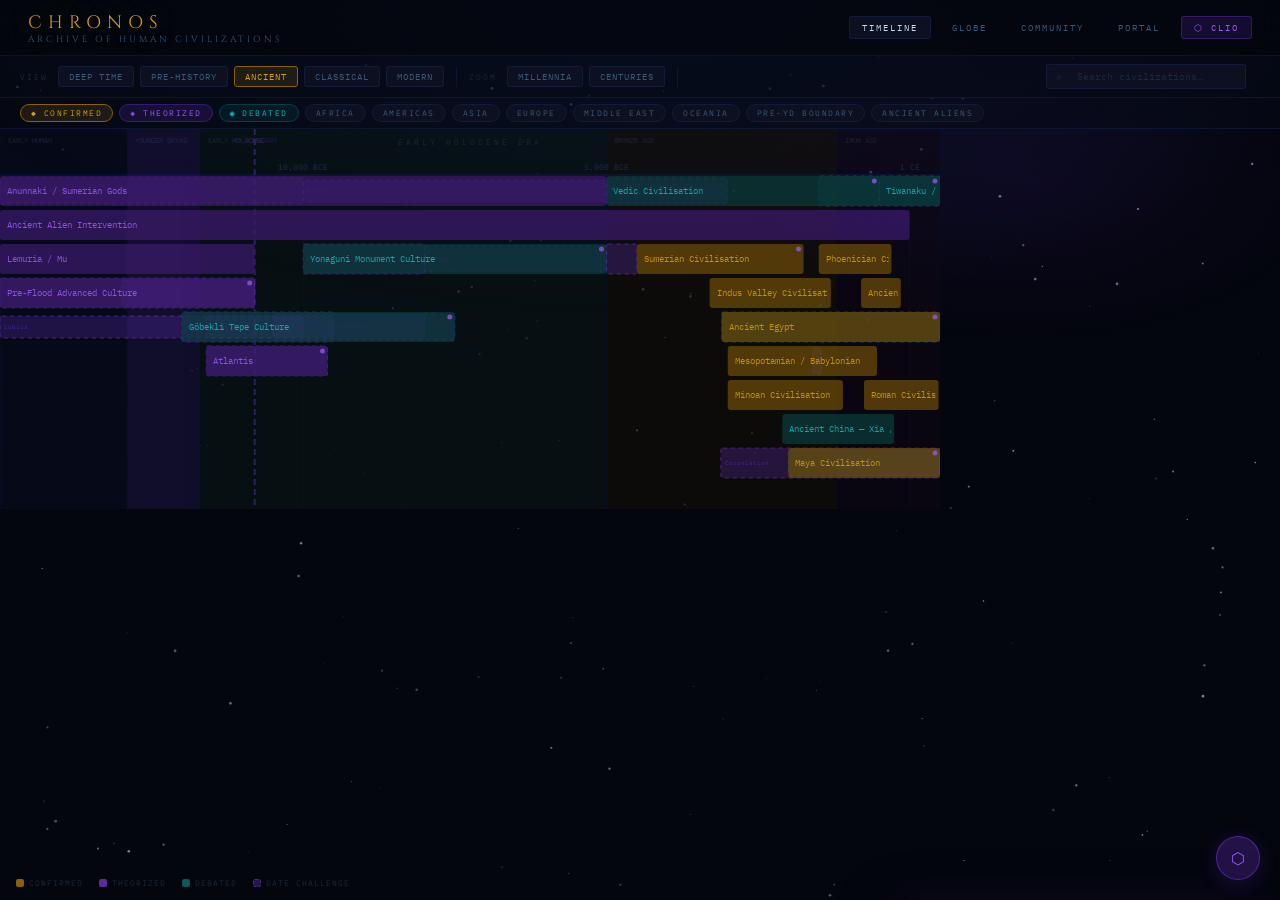
<file: CHRONOS.html>
<!DOCTYPE html>
<html lang="en">
<head>
<meta charset="UTF-8">
<meta name="viewport" content="width=device-width, initial-scale=1.0">
<title>CHRONOS — Archive of Human Civilizations</title>
<link rel="preconnect" href="https://fonts.googleapis.com">
<link href="https://fonts.googleapis.com/css2?family=Cinzel:wght@400;600;700&family=IBM+Plex+Mono:ital,wght@0,300;0,400;0,500;1,300&family=Crimson+Pro:ital,wght@0,300;0,400;1,300&display=swap" rel="stylesheet">
<style>
  :root {
    --void:       #04060e;
    --deep:       #070a16;
    --panel:      #090c1a;
    --card:       #0c1020;
    --hover:      #101525;
    --border:     rgba(40,60,120,.25);
    --gold:       #d4a017;
    --gold-dim:   #8a6008;
    --gold-glow:  rgba(212,160,23,.12);
    --violet:     #7c3aed;
    --violet-hi:  #9b5df5;
    --violet-dim: rgba(124,58,237,.15);
    --teal:       #0e8a8a;
    --teal-hi:    #1ab8b8;
    --teal-dim:   rgba(14,138,138,.12);
    --red:        #dc2626;
    --text-a:     #c8d8e8;
    --text-b:     #7a9ab8;
    --text-c:     #3a5a78;
    --text-d:     #1a2a38;
    --font-display: 'Cinzel', Georgia, serif;
    --font-mono:    'IBM Plex Mono', monospace;
    --font-body:    'Crimson Pro', Georgia, serif;
  }

  *, *::before, *::after { box-sizing: border-box; margin: 0; padding: 0; }

  html, body {
    height: 100%;
    background: var(--void);
    color: var(--text-a);
    font-family: var(--font-mono);
    overflow: hidden;
  }

  /* ── STAR FIELD ── */
  #stars {
    position: fixed; inset: 0; pointer-events: none; z-index: 0;
    background: 
      radial-gradient(ellipse 80% 50% at 50% 0%, rgba(20,40,100,.4) 0%, transparent 70%),
      radial-gradient(ellipse 40% 30% at 80% 20%, rgba(60,20,120,.15) 0%, transparent 60%);
  }
  #stars canvas { width: 100%; height: 100%; }

  /* ── LAYOUT ── */
  #app { position: relative; z-index: 1; height: 100vh; display: flex; flex-direction: column; }

  /* ── HEADER ── */
  #header {
    flex-shrink: 0;
    display: flex; align-items: center; justify-content: space-between;
    padding: 0 28px;
    height: 56px;
    border-bottom: 1px solid var(--border);
    background: rgba(4,6,14,.85);
    backdrop-filter: blur(12px);
  }
  #header-logo {
    font-family: var(--font-display);
    font-size: 18px; letter-spacing: 6px;
    color: var(--gold);
    text-shadow: 0 0 30px rgba(212,160,23,.4);
  }
  #header-logo span { font-size: 9px; color: var(--text-c); letter-spacing: 3px; display: block; margin-top: -2px; }
  #header-nav { display: flex; gap: 8px; align-items: center; }
  .nav-btn {
    font-family: var(--font-mono); font-size: 9px; letter-spacing: 2px;
    color: var(--text-c); background: none; border: 1px solid transparent;
    padding: 5px 12px; border-radius: 3px; cursor: pointer;
    transition: all .2s;
  }
  .nav-btn:hover, .nav-btn.active {
    color: var(--text-a); border-color: var(--border);
    background: var(--card);
  }
  .nav-btn.clio-btn {
    color: var(--violet-hi); border-color: rgba(124,58,237,.3);
    background: var(--violet-dim);
  }
  .nav-btn.clio-btn:hover { background: rgba(124,58,237,.25); }

  /* ── TOOLBAR ── */
  #toolbar {
    flex-shrink: 0;
    display: flex; align-items: center; gap: 6px;
    padding: 8px 20px;
    border-bottom: 1px solid var(--border);
    background: rgba(7,10,22,.7);
    flex-wrap: wrap;
  }
  .tool-label { font-size: 8px; color: var(--text-d); letter-spacing: 2px; margin-right: 4px; }
  .preset-btn {
    font-family: var(--font-mono); font-size: 9px; letter-spacing: 1px;
    color: var(--text-c); background: var(--card);
    border: 1px solid var(--border); padding: 4px 10px; border-radius: 3px;
    cursor: pointer; transition: all .2s; white-space: nowrap;
  }
  .preset-btn:hover { color: var(--text-a); border-color: rgba(212,160,23,.3); }
  .preset-btn.active { color: var(--gold); border-color: var(--gold-dim); background: var(--gold-glow); }
  .tool-sep { width: 1px; height: 20px; background: var(--border); margin: 0 6px; }
  #search-wrap { position: relative; margin-left: auto; }
  #search-box {
    font-family: var(--font-mono); font-size: 10px;
    background: var(--card); border: 1px solid var(--border);
    color: var(--text-a); padding: 5px 12px 5px 30px;
    border-radius: 3px; width: 200px; outline: none;
    transition: border-color .2s;
  }
  #search-box:focus { border-color: rgba(212,160,23,.4); }
  #search-box::placeholder { color: var(--text-d); }
  #search-icon { position: absolute; left: 10px; top: 50%; transform: translateY(-50%); font-size: 10px; color: var(--text-d); }
  #search-hint { font-size: 8px; color: var(--teal); letter-spacing: 1px; margin-left: 8px; white-space: nowrap; }

  /* ── FILTER PILLS ── */
  #filter-bar {
    flex-shrink: 0;
    display: flex; gap: 6px; padding: 6px 20px;
    border-bottom: 1px solid var(--border);
    background: rgba(7,10,22,.5);
    overflow-x: auto; scrollbar-width: none;
  }
  #filter-bar::-webkit-scrollbar { display: none; }
  .filter-pill {
    font-family: var(--font-mono); font-size: 8px; letter-spacing: 1.5px;
    padding: 3px 10px; border-radius: 20px; cursor: pointer;
    border: 1px solid transparent; transition: all .2s; white-space: nowrap;
    color: var(--text-c); background: var(--card); border-color: var(--border);
  }
  .filter-pill:hover { color: var(--text-a); }
  .filter-pill.active-confirmed  { color: var(--gold);     background: var(--gold-glow);   border-color: var(--gold-dim); }
  .filter-pill.active-theorized  { color: var(--violet-hi); background: var(--violet-dim); border-color: rgba(124,58,237,.3); }
  .filter-pill.active-debated    { color: var(--teal-hi);  background: var(--teal-dim);    border-color: rgba(14,138,138,.3); }

  /* ── MAIN CONTENT AREA ── */
  #main { flex: 1; display: flex; overflow: hidden; position: relative; }

  /* ── TIMELINE AREA ── */
  #timeline-area {
    flex: 1; overflow-y: auto; overflow-x: hidden;
    scrollbar-width: thin; scrollbar-color: var(--border) transparent;
    position: relative;
  }
  #timeline-canvas { display: block; cursor: grab; }
  #timeline-canvas:active { cursor: grabbing; }

  /* ── INFO PANEL ── */
  #info-panel {
    width: 340px; flex-shrink: 0;
    border-left: 1px solid var(--border);
    background: rgba(9,12,26,.95);
    display: flex; flex-direction: column;
    transform: translateX(100%);
    transition: transform .3s cubic-bezier(.4,0,.2,1);
    overflow-y: auto; scrollbar-width: thin; scrollbar-color: var(--border) transparent;
  }
  #info-panel.open { transform: translateX(0); }
  #info-header {
    padding: 18px 20px 14px;
    border-bottom: 1px solid var(--border);
    position: sticky; top: 0; background: rgba(9,12,26,.98);
    z-index: 2;
  }
  #info-type { font-size: 8px; letter-spacing: 3px; margin-bottom: 6px; }
  #info-name { font-family: var(--font-display); font-size: 18px; line-height: 1.2; margin-bottom: 4px; }
  #info-dates { font-size: 10px; color: var(--text-b); }
  #info-body { padding: 16px 20px; flex: 1; }
  #info-desc { font-family: var(--font-body); font-size: 14px; line-height: 1.7; color: var(--text-b); margin-bottom: 16px; }
  .info-meta-row { display: flex; gap: 16px; flex-wrap: wrap; margin-bottom: 14px; }
  .info-meta-chip {
    font-size: 8px; letter-spacing: 1.5px;
    color: var(--text-c); background: var(--card);
    border: 1px solid var(--border); padding: 3px 8px; border-radius: 2px;
  }
  .info-meta-chip span { color: var(--teal-hi); }

  /* Vote bar */
  #vote-area { padding: 14px 20px; border-top: 1px solid var(--border); }
  .vote-label { font-size: 8px; letter-spacing: 2px; color: var(--text-d); margin-bottom: 8px; }
  .vote-btns { display: flex; gap: 8px; margin-bottom: 10px; }
  .vote-btn {
    flex: 1; font-family: var(--font-mono); font-size: 11px;
    background: var(--card); border: 1px solid var(--border);
    color: var(--text-c); padding: 7px; border-radius: 4px;
    cursor: pointer; transition: all .2s;
  }
  .vote-btn:hover { color: var(--text-a); }
  .vote-btn.voted-up   { color: #4ade80; border-color: rgba(74,222,128,.3); background: rgba(74,222,128,.08); }
  .vote-btn.voted-down { color: #f87171; border-color: rgba(248,113,113,.3); background: rgba(248,113,113,.08); }
  .plausibility-track {
    height: 3px; background: rgba(15,50,80,.5); border-radius: 2px; overflow: hidden; margin-bottom: 4px;
  }
  .plausibility-fill { height: 100%; border-radius: 2px; transition: width .4s; }
  .plausibility-pct { font-size: 8px; color: var(--text-d); letter-spacing: 1px; text-align: right; }

  /* Date challenges */
  #date-challenges { padding: 0 20px 16px; }
  .dc-header { font-size: 8px; letter-spacing: 2px; color: var(--violet-hi); margin-bottom: 8px; padding-top: 8px; border-top: 1px solid rgba(124,58,237,.2); }
  .dc-item {
    background: var(--card); border: 1px solid rgba(124,58,237,.15);
    border-radius: 4px; padding: 10px 12px; margin-bottom: 6px;
  }
  .dc-label { font-size: 9px; color: #a78bfa; margin-bottom: 3px; line-height: 1.4; }
  .dc-dates { font-size: 8px; color: var(--text-c); margin-bottom: 3px; }
  .dc-researcher { font-size: 8px; color: var(--violet-hi); opacity: .75; }

  /* Close btn */
  #info-close {
    position: absolute; top: 14px; right: 16px;
    font-size: 10px; color: var(--text-d); background: none; border: none;
    cursor: pointer; letter-spacing: 1px; font-family: var(--font-mono);
    transition: color .2s;
  }
  #info-close:hover { color: var(--text-a); }

  /* ── CLIO PANEL ── */
  #clio-panel {
    position: fixed; bottom: 20px; right: 20px;
    width: 360px; max-height: 500px;
    background: rgba(9,12,26,.97);
    border: 1px solid rgba(124,58,237,.4);
    border-radius: 8px;
    display: flex; flex-direction: column;
    transform: translateY(calc(100% + 20px));
    transition: transform .35s cubic-bezier(.4,0,.2,1);
    z-index: 100;
    box-shadow: 0 20px 60px rgba(0,0,0,.6), 0 0 40px rgba(124,58,237,.1);
  }
  #clio-panel.open { transform: translateY(0); }
  #clio-header {
    padding: 12px 16px; border-bottom: 1px solid rgba(124,58,237,.2);
    display: flex; align-items: center; justify-content: space-between;
    background: rgba(124,58,237,.08); border-radius: 8px 8px 0 0;
  }
  #clio-title { font-size: 10px; color: var(--violet-hi); letter-spacing: 3px; }
  #clio-subtitle { font-size: 8px; color: var(--text-c); margin-top: 1px; }
  #clio-close-btn { font-size: 10px; color: var(--text-d); background: none; border: none; cursor: pointer; font-family: var(--font-mono); transition: color .2s; }
  #clio-close-btn:hover { color: var(--text-a); }
  #clio-messages {
    flex: 1; overflow-y: auto; padding: 14px 16px;
    scrollbar-width: thin; scrollbar-color: var(--border) transparent;
    display: flex; flex-direction: column; gap: 10px;
    min-height: 200px;
  }
  .clio-msg { font-size: 11px; line-height: 1.65; }
  .clio-msg.assistant { color: var(--text-b); }
  .clio-msg.user { color: var(--text-a); text-align: right; padding-left: 40px; }
  .clio-msg.assistant::before { content: 'CLIO · '; color: var(--violet-hi); font-size: 8px; letter-spacing: 2px; }
  .clio-msg.user::before { content: 'YOU · '; color: var(--gold); font-size: 8px; letter-spacing: 2px; }
  .clio-msg.thinking { color: var(--text-d); font-style: italic; }
  #clio-input-row {
    display: flex; gap: 8px; padding: 10px 12px;
    border-top: 1px solid rgba(124,58,237,.2);
  }
  #clio-input {
    flex: 1; font-family: var(--font-mono); font-size: 10px;
    background: var(--card); border: 1px solid var(--border);
    color: var(--text-a); padding: 7px 10px; border-radius: 4px; outline: none;
    transition: border-color .2s;
  }
  #clio-input:focus { border-color: rgba(124,58,237,.4); }
  #clio-input::placeholder { color: var(--text-d); }
  #clio-send {
    font-family: var(--font-mono); font-size: 9px; letter-spacing: 1px;
    background: rgba(124,58,237,.2); border: 1px solid rgba(124,58,237,.3);
    color: var(--violet-hi); padding: 7px 12px; border-radius: 4px;
    cursor: pointer; transition: all .2s;
  }
  #clio-send:hover { background: rgba(124,58,237,.35); }

  /* CLIO toggle fab */
  #clio-toggle {
    position: fixed; bottom: 20px; right: 20px;
    width: 44px; height: 44px; border-radius: 50%;
    background: rgba(124,58,237,.25); border: 1px solid rgba(124,58,237,.5);
    color: var(--violet-hi); font-size: 16px; cursor: pointer;
    display: flex; align-items: center; justify-content: center;
    z-index: 99; transition: all .2s;
    box-shadow: 0 4px 20px rgba(124,58,237,.2);
  }
  #clio-toggle:hover { background: rgba(124,58,237,.4); transform: scale(1.05); }
  #clio-toggle.hidden { opacity: 0; pointer-events: none; }

  /* ── LEGEND ── */
  #legend {
    position: absolute; bottom: 12px; left: 16px;
    display: flex; gap: 16px; pointer-events: none;
  }
  .legend-item { display: flex; align-items: center; gap: 5px; }
  .legend-dot { width: 8px; height: 8px; border-radius: 2px; }
  .legend-label { font-size: 8px; color: var(--text-d); letter-spacing: 1px; }

  /* ── GHOST TOOLTIP ── */
  #ghost-tip {
    position: fixed; z-index: 9999; pointer-events: none; display: none;
    background: rgba(8,10,22,.97); border: 1px solid rgba(124,58,237,.4);
    border-radius: 5px; padding: 10px 14px; max-width: 280px;
    font-family: var(--font-mono); font-size: 10px; line-height: 1.65;
    color: var(--text-b); box-shadow: 0 8px 32px rgba(0,0,0,.6);
  }

  /* ── EPOCH INDICATOR ── */
  #epoch-indicator {
    position: absolute; top: 8px; left: 50%; transform: translateX(-50%);
    font-size: 8px; letter-spacing: 3px; color: var(--text-d);
    pointer-events: none; white-space: nowrap;
  }

  /* Scrollbar */
  ::-webkit-scrollbar { width: 4px; }
  ::-webkit-scrollbar-track { background: transparent; }
  ::-webkit-scrollbar-thumb { background: var(--border); border-radius: 2px; }

  @media (max-width: 768px) {
    #info-panel { position: fixed; inset: 0; width: 100%; z-index: 50; border: none; }
    #clio-panel { width: calc(100vw - 24px); right: 12px; }
    #header-nav .nav-btn:not(.clio-btn) { display: none; }
  }
</style>
</head>
<body>

<div id="stars"><canvas id="star-canvas"></canvas></div>

<div id="app">
  <!-- HEADER -->
  <div id="header">
    <div id="header-logo">
      CHRONOS
      <span>ARCHIVE OF HUMAN CIVILIZATIONS</span>
    </div>
    <div id="header-nav">
      <button class="nav-btn active">TIMELINE</button>
      <button class="nav-btn">GLOBE</button>
      <button class="nav-btn">COMMUNITY</button>
      <button class="nav-btn">PORTAL</button>
      <button class="nav-btn clio-btn" onclick="CLIO.toggle()">⬡ CLIO</button>
    </div>
  </div>

  <!-- TOOLBAR -->
  <div id="toolbar">
    <span class="tool-label">VIEW</span>
    <button class="preset-btn" data-preset="0">DEEP TIME</button>
    <button class="preset-btn" data-preset="1">PRE-HISTORY</button>
    <button class="preset-btn active" data-preset="2">ANCIENT</button>
    <button class="preset-btn" data-preset="3">CLASSICAL</button>
    <button class="preset-btn" data-preset="4">MODERN</button>
    <div class="tool-sep"></div>
    <span class="tool-label">ZOOM</span>
    <button class="preset-btn" data-preset="5">MILLENNIA</button>
    <button class="preset-btn" data-preset="6">CENTURIES</button>
    <div class="tool-sep"></div>
    <div id="search-wrap">
      <span id="search-icon">⌕</span>
      <input id="search-box" type="text" placeholder="Search civilizations…">
    </div>
    <span id="search-hint"></span>
  </div>

  <!-- FILTER BAR -->
  <div id="filter-bar">
    <div class="filter-pill active-confirmed" data-filter="confirmed">◆ CONFIRMED</div>
    <div class="filter-pill active-theorized"  data-filter="theorized">◈ THEORIZED</div>
    <div class="filter-pill active-debated"    data-filter="debated">◉ DEBATED</div>
    <div class="filter-pill" data-filter="africa">AFRICA</div>
    <div class="filter-pill" data-filter="americas">AMERICAS</div>
    <div class="filter-pill" data-filter="asia">ASIA</div>
    <div class="filter-pill" data-filter="europe">EUROPE</div>
    <div class="filter-pill" data-filter="middle-east">MIDDLE EAST</div>
    <div class="filter-pill" data-filter="oceania">OCEANIA</div>
    <div class="filter-pill" data-filter="pre-yd">PRE-YD BOUNDARY</div>
    <div class="filter-pill" data-filter="ancient-aliens">ANCIENT ALIENS</div>
  </div>

  <!-- MAIN -->
  <div id="main">
    <div id="timeline-area">
      <div id="epoch-indicator"></div>
      <canvas id="timeline-canvas"></canvas>
      <div id="legend">
        <div class="legend-item"><div class="legend-dot" style="background:#8a6008"></div><span class="legend-label">CONFIRMED</span></div>
        <div class="legend-item"><div class="legend-dot" style="background:#5b2a9e"></div><span class="legend-label">THEORIZED</span></div>
        <div class="legend-item"><div class="legend-dot" style="background:#0a5858"></div><span class="legend-label">DEBATED</span></div>
        <div class="legend-item"><div class="legend-dot" style="background:rgba(124,58,237,.3);border:1px dashed rgba(124,58,237,.5)"></div><span class="legend-label">DATE CHALLENGE</span></div>
      </div>
    </div>

    <!-- INFO PANEL -->
    <div id="info-panel">
      <div id="info-header">
        <button id="info-close" onclick="closeInfo()">✕ CLOSE</button>
        <div id="info-type">◈ CONFIRMED · MIDDLE EAST</div>
        <div id="info-name">Civilization Name</div>
        <div id="info-dates">3000 BCE → 500 BCE</div>
      </div>
      <div id="info-body">
        <div class="info-meta-row" id="info-meta"></div>
        <div id="info-desc"></div>
      </div>
      <div id="date-challenges"></div>
      <div id="vote-area">
        <div class="vote-label">COMMUNITY PLAUSIBILITY RATING</div>
        <div class="vote-btns">
          <button class="vote-btn" id="btn-up" onclick="castVote('up')">▲ <span id="up-count">0</span></button>
          <button class="vote-btn" id="btn-dn" onclick="castVote('dn')">▼ <span id="dn-count">0</span></button>
        </div>
        <div class="plausibility-track">
          <div class="plausibility-fill" id="pct-fill" style="width:50%;background:var(--gold)"></div>
        </div>
        <div class="plausibility-pct" id="pct-label">50% PLAUSIBILITY</div>
      </div>
    </div>
  </div>
</div>

<!-- GHOST TOOLTIP -->
<div id="ghost-tip"></div>

<!-- CLIO TOGGLE FAB -->
<button id="clio-toggle" onclick="CLIO.toggle()" title="CLIO — AI Assistant (Alt+C)">⬡</button>

<!-- CLIO PANEL -->
<div id="clio-panel">
  <div id="clio-header">
    <div>
      <div id="clio-title">⬡ CLIO</div>
      <div id="clio-subtitle">MUSE OF HISTORY · AI ASSISTANT</div>
    </div>
    <button id="clio-close-btn" onclick="CLIO.toggle()">✕</button>
  </div>
  <div id="clio-messages"></div>
  <div id="clio-input-row">
    <input id="clio-input" type="text" placeholder="Ask about any civilization…">
    <button id="clio-send" onclick="CLIO.send()">SEND</button>
  </div>
</div>

<script>
// ═══════════════════════════════════════════════════════
// STAR FIELD
// ═══════════════════════════════════════════════════════
(function() {
  const cvs = document.getElementById('star-canvas');
  const ctx = cvs.getContext('2d');
  let stars = [];
  function init() {
    cvs.width = window.innerWidth; cvs.height = window.innerHeight;
    stars = Array.from({length: 200}, () => ({
      x: Math.random() * cvs.width, y: Math.random() * cvs.height,
      r: Math.random() * 1.2 + 0.2, a: Math.random() * .6 + .1,
      s: Math.random() * .002 + .0005
    }));
  }
  function draw() {
    ctx.clearRect(0,0,cvs.width,cvs.height);
    stars.forEach(s => {
      s.a += s.s * (Math.random() > .5 ? 1 : -1);
      s.a = Math.max(.05, Math.min(.7, s.a));
      ctx.beginPath(); ctx.arc(s.x, s.y, s.r, 0, Math.PI*2);
      ctx.fillStyle = `rgba(180,200,255,${s.a})`; ctx.fill();
    });
    requestAnimationFrame(draw);
  }
  init(); draw();
  window.addEventListener('resize', init);
})();

// ═══════════════════════════════════════════════════════
// CIVILIZATION DATA
// ═══════════════════════════════════════════════════════
const CIVS = [
  // PRE-YOUNGER DRYAS / THEORIZED
  { id:1,  n:'Pre-Flood Advanced Culture', s:-35000, e:-10800, r:'Global', t:'theorized', cont:'global',
    d:'A hypothesised technologically sophisticated civilisation that existed prior to the Younger Dryas impact event (~10,800 BCE). Proposed by Graham Hancock and supported by Randall Carlson\'s geological evidence including the Carolina Bays impact field and the Younger Dryas Boundary platinum anomaly layer found at 50+ global sites.',
    lang:'unknown', gov:'unknown', rel:'unknown', up:4821, dn:3102,
    dateTheories:[
      {s:-35000,e:-10800,label:'Hancock — Pre-Flood Advanced Civilisation',researcher:'Graham Hancock',source:'Fingerprints of the Gods (1995); Magicians of the Gods (2015)',up:4821,dn:3102},
      {s:-13000,e:-10800,label:'Carlson — YDB Impact Destruction Window',researcher:'Randall Carlson',source:'Kosmographia podcast; Firestone et al. PNAS (2007)',up:3201,dn:1891}
    ]},
  { id:2,  n:'Atlantis', s:-11600, e:-9600, r:'Atlantic / Unknown', t:'theorized', cont:'global',
    d:'A legendary advanced civilisation described by Plato in Timaeus and Critias (~360 BCE) as existing 9,000 years before Solon (~9,600 BCE). Proposed locations include the mid-Atlantic, Azores Plateau, Santorini, Antarctica (Hapgood), and the Bimini Road. The most debated civilisation in history.',
    lang:'unknown', gov:'monarchy', rel:'polytheist', up:8201, dn:4103,
    dateTheories:[
      {s:-11600,e:-9600,label:'Plato — 9,000 years before Solon',researcher:null,source:'Plato, Timaeus & Critias (~360 BCE)',up:8201,dn:4103},
      {s:-1600,e:-1450,label:'Galanopoulos — Minoan/Thera eruption',researcher:'A.G. Galanopoulos',source:'Atlantis: The Truth Behind the Legend (1969)',up:2841,dn:1891},
    ]},
  { id:3,  n:'Göbekli Tepe Culture', s:-12000, e:-7500, r:'Anatolia', t:'debated', cont:'middle-east',
    d:'The builders of Göbekli Tepe (~9,500 BCE), the world\'s oldest known monumental architecture, predating agriculture. Hunter-gatherers capable of organising massive construction projects. Graham Hancock argues this was built by survivors of the pre-flood civilisation. Sweatman & Tsikritsis propose the Vulture Stone records the Younger Dryas impact (~10,890 BCE).',
    lang:'unknown', gov:'chiefdom', rel:'animist', up:9201, dn:891,
    dateTheories:[
      {s:-12000,e:-9500,label:'Sweatman — Cygnus alignment pre-YD',researcher:'Martin Sweatman',source:'Mediterranean Archaeology & Archaeometry (2017)',up:3201,dn:1102},
      {s:-9500,e:-7500,label:'Schmidt — hunter-gatherer ritual centre',researcher:'Klaus Schmidt',source:'DAI excavation reports; Sie bauten die ersten Tempel (2006)',up:9201,dn:891},
      {s:-11600,e:-9500,label:'Hancock — survivors of pre-flood culture',researcher:'Graham Hancock',source:'Magicians of the Gods (2015)',up:5821,dn:2103}
    ]},
  { id:4,  n:'Ancient Alien Intervention', s:-50000, e:0, r:'Global', t:'theorized', cont:'global',
    d:'The theory, popularised by Erich von Däniken (Chariots of the Gods, 1968) and expanded by Zecharia Sitchin\'s Anunnaki hypothesis, that extraterrestrial beings visited Earth in antiquity and directly influenced human civilisation, genetics, and monumental architecture. The Anunnaki are described in Sumerian texts as gods who came from the sky.',
    lang:'unknown', gov:'unknown', rel:'polytheist', up:5201, dn:6891,
    dateTheories:[]},
  { id:5,  n:'Lemuria / Mu', s:-50000, e:-10800, r:'Pacific / Indian Ocean', t:'theorized', cont:'global',
    d:'A hypothesised sunken continent in the Pacific or Indian Ocean, proposed by Philip Sclater (1864) to explain lemur fossil distribution, and developed by James Churchward into a lost civilisation narrative. Overlaps with Polynesian oral traditions of a sunken homeland. Modern geology does not support a sunken continent, though the Kerguelen Plateau is sometimes cited.',
    lang:'unknown', gov:'unknown', rel:'unknown', up:2103, dn:4821,
    dateTheories:[]},

  // ANCIENT CONFIRMED
  { id:6,  n:'Sumerian Civilisation', s:-4500, e:-1750, r:'Mesopotamia', t:'confirmed', cont:'middle-east',
    d:'The earliest known complex civilisation, arising in southern Mesopotamia (modern Iraq). Inventors of cuneiform writing, the wheel, agriculture-based city-states, and codified law. The Sumerian King List records pre-flood rulers with impossibly long reigns — interpreted by Sitchin and LaCroix as encoded historical memory of a pre-YD civilisation.',
    lang:'sumerian', gov:'city-state', rel:'polytheist', up:18201, dn:412,
    dateTheories:[
      {s:-5000,e:-4500,label:'LaCroix — pre-flood Sumerian underground layers',researcher:'Matthew LaCroix',source:'The Stage of Time (2019); Podcast Ep.154',up:2103,dn:3892},
    ]},
  { id:7,  n:'Ancient Egypt', s:-3100, e:641, r:'North Africa', t:'confirmed', cont:'africa',
    d:'One of the longest-lasting civilisations in history, spanning over 3,000 years along the Nile. Robert Schoch\'s geological analysis of the Sphinx enclosure suggests water erosion consistent with heavy rainfall, implying construction before 10,000 BCE. Graham Hancock and Robert Bauval\'s Orion Correlation Theory dates the Giza complex to ~10,500 BCE by stellar alignment.',
    lang:'afro-asiatic', gov:'monarchy', rel:'polytheist', up:24891, dn:1203,
    dateTheories:[
      {s:-3100,e:641,label:'Mainstream Egyptology — dynastic from ~3100 BCE',researcher:null,source:'Encyclopædia Britannica; Oxford History of Ancient Egypt (2000)',up:24891,dn:1203},
      {s:-10500,e:-8000,label:'Schoch / Hancock — Sphinx water erosion pre-dynastic',researcher:'Robert Schoch / Graham Hancock',source:'Voices of the Rocks (1999); Fingerprints of the Gods (1995)',up:8201,dn:4891},
      {s:-36000,e:-10000,label:'Schwaller de Lubicz — esoteric deep antiquity',researcher:'Schwaller de Lubicz',source:'Sacred Science (1961)',up:1203,dn:6891}
    ]},
  { id:8,  n:'Indus Valley Civilisation', s:-3300, e:-1300, r:'South Asia', t:'confirmed', cont:'asia',
    d:'One of the three great Bronze Age civilisations, spanning modern Pakistan and northwest India. Remarkably advanced urban planning, standardised weights and measures, drainage systems superior to contemporary Mesopotamia. The undeciphered Indus script remains one of archaeology\'s great mysteries.',
    lang:'dravidian', gov:'city-state', rel:'polytheist', up:12891, dn:391,
    dateTheories:[]},
  { id:9,  n:'Mesopotamian / Babylonian', s:-3000, e:-539, r:'Mesopotamia', t:'confirmed', cont:'middle-east',
    d:'Successor states to Sumer including Akkad, Babylon, and Assyria. Produced the Code of Hammurabi, Epic of Gilgamesh (the oldest written story, containing striking parallels with the Biblical flood narrative), advanced astronomy, and the 60-base number system still used for time and angles.',
    lang:'semitic', gov:'empire', rel:'polytheist', up:16201, dn:502,
    dateTheories:[]},
  { id:10, n:'Minoan Civilisation', s:-3000, e:-1100, r:'Aegean / Crete', t:'confirmed', cont:'europe',
    d:'Europe\'s first advanced civilisation, centred on Crete. Famous for its palatial architecture at Knossos, Linear A script (still undeciphered), elaborate frescoes, and maritime trade network. The Thera volcanic eruption (~1600 BCE) is linked by some scholars to the Atlantis legend.',
    lang:'undeciphered', gov:'monarchy', rel:'polytheist', up:9821, dn:891,
    dateTheories:[]},
  { id:11, n:'Ancient China — Xia / Shang', s:-2100, e:-256, r:'East Asia', t:'debated', cont:'asia',
    d:'The Xia dynasty (~2100–1600 BCE) is considered China\'s first dynasty, though its historicity is debated. The Shang dynasty (1600–1046 BCE) is confirmed through oracle bone inscriptions. The Yellow Emperor myth cycle suggests a pre-Shang civilised past. Chinese oral tradition describes a great flood survived by Gun-Yu, paralleling other global flood myths.',
    lang:'sino-tibetan', gov:'monarchy', rel:'polytheist', up:11201, dn:1891,
    dateTheories:[]},
  { id:12, n:'Maya Civilisation', s:-2000, e:1500, r:'Mesoamerica', t:'confirmed', cont:'americas',
    d:'One of the most sophisticated pre-Columbian civilisations. The Maya developed advanced writing, mathematics (independently invented zero), and astronomy. The Long Count calendar begins 11 August 3114 BCE — Graham Hancock connects this to a precessional cycle and argues the Maya preserved astronomical knowledge from a much earlier civilisation.',
    lang:'mayan', gov:'city-state', rel:'polytheist', up:14891, dn:891,
    dateTheories:[
      {s:-3114,e:2012,label:'Long Count — creation date 11 Aug 3114 BCE',researcher:'GMT Correlation',source:'Thompson, Maya Hieroglyphic Writing (1950)',up:14891,dn:891},
      {s:-2000,e:1500,label:'Mainstream — Maya culture from ~2000 BCE',researcher:null,source:'Coe, The Maya (2011, 8th ed.)',up:11201,dn:891}
    ]},
  { id:13, n:'Ancient Greece', s:-800, e:-146, r:'Mediterranean', t:'confirmed', cont:'europe',
    d:'The crucible of Western philosophy, democracy, science, and art. Spanning the Archaic, Classical, and Hellenistic periods. Produced Socrates, Plato, and Aristotle — whose student Alexander the Great spread Hellenistic culture from Egypt to India. Plato\'s dialogues contain the first written accounts of Atlantis.',
    lang:'indo-european', gov:'democracy', rel:'polytheist', up:19201, dn:891,
    dateTheories:[]},
  { id:14, n:'Roman Civilisation', s:-753, e:476, r:'Mediterranean / Europe', t:'confirmed', cont:'europe',
    d:'From a small city-state to the dominant power of the ancient world, Rome\'s legal system, engineering, and political structures form the foundation of Western civilisation. At its height the Roman Empire ruled 70 million people across three continents.',
    lang:'indo-european', gov:'republic', rel:'polytheist', up:22891, dn:502,
    dateTheories:[]},
  { id:15, n:'Tiwanaku / Puma Punku', s:-500, e:1000, r:'Andean / Bolivia', t:'debated', cont:'americas',
    d:'A major pre-Columbian civilisation centred at Lake Titicaca. The site of Puma Punku contains H-blocks and precision-cut stones that some alternative researchers argue could not have been produced without advanced technology. Arthur Posnansky dated the site to ~15,000 BCE by astronomical alignment.',
    lang:'aymaran', gov:'empire', rel:'polytheist', up:8201, dn:3891,
    dateTheories:[
      {s:-500,e:1000,label:'Mainstream — Tiwanaku culture 500 BCE–1000 CE',researcher:null,source:'Kolata, The Tiwanaku (1993)',up:8201,dn:2103},
      {s:-15000,e:-10000,label:'Posnansky — pre-flood astronomical dating',researcher:'Arthur Posnansky',source:'Tiahuanacu: The Cradle of American Man (1945)',up:3891,dn:4201},
      {s:-10000,e:-5000,label:'Hancock — pre-YD lost civilisation',researcher:'Graham Hancock',source:'Fingerprints of the Gods (1995)',up:2891,dn:3891}
    ]},
  { id:16, n:'Yonaguni Monument Culture', s:-10000, e:-5000, r:'Pacific / Japan', t:'debated', cont:'asia',
    d:'A submerged rock formation off Yonaguni Island, Japan. Professor Masaaki Kimura of the University of the Ryukyus argues it is a man-made city submerged when sea levels rose after the Younger Dryas. Robert Schoch believes it is a natural geological formation shaped by tectonic activity.',
    lang:'unknown', gov:'unknown', rel:'unknown', up:4201, dn:3891,
    dateTheories:[
      {s:-10000,e:-8000,label:'Kimura — pre-flood man-made city',researcher:'Masaaki Kimura',source:'University of the Ryukyus; Hancock, Underworld (2002)',up:4201,dn:2891},
      {s:-8000,e:-5000,label:'Schoch — natural tectonic formation',researcher:'Robert Schoch',source:'Yonaguni survey report (1998), Boston University',up:3891,dn:2103}
    ]},
  { id:17, n:'Anunnaki / Sumerian Gods', s:-450000, e:-5000, r:'Mesopotamia / Global', t:'theorized', cont:'middle-east',
    d:'Zecharia Sitchin\'s interpretation of Sumerian cuneiform texts posits that the Anunnaki were extraterrestrial beings from the planet Nibiru who visited Earth ~450,000 years ago, genetically engineered Homo sapiens as a slave species, established the first civilisations, and are described in mythological form in the Sumerian King List. Mainstream archaeology classifies these as religious mythology.',
    lang:'sumerian', gov:'unknown', rel:'polytheist', up:6891, dn:8201,
    dateTheories:[]},
  { id:18, n:'Vedic Civilisation', s:-5000, e:-500, r:'South Asia', t:'debated', cont:'asia',
    d:'The civilisation described in the Vedic texts, including the Rigveda (~1500–1200 BCE). Mainstream dating places the earliest Vedic culture at ~1500 BCE, but some Indian scholars argue for a much earlier origin aligned with the Indus Valley Civilisation. The Mahabharata and Ramayana describe advanced technologies including flying craft (vimanas).',
    lang:'indo-european', gov:'chiefdom', rel:'polytheist', up:9201, dn:2891,
    dateTheories:[
      {s:-1500,e:-500,label:'Mainstream — Vedic texts from ~1500 BCE',researcher:null,source:'Witzel, Harvard University; Encyclopædia Britannica',up:9201,dn:1203},
      {s:-5000,e:-3000,label:'Bal Gangadhar Tilak — Arctic origin',researcher:'B.G. Tilak',source:'The Arctic Home in the Vedas (1903)',up:3891,dn:4201}
    ]},
  { id:19, n:'Phoenician Civilisation', s:-1500, e:-300, r:'Mediterranean', t:'confirmed', cont:'middle-east',
    d:'The great maritime traders of the ancient world, operating from city-states on the Levantine coast (modern Lebanon). Developers of the first widely-used alphabet — the ancestor of Greek, Latin, Arabic, and ultimately most Western scripts. Established Carthage (~814 BCE) and may have circumnavigated Africa.',
    lang:'semitic', gov:'city-state', rel:'polytheist', up:11891, dn:412,
    dateTheories:[]},
  { id:20, n:'Inca Empire', s:1438, e:1533, r:'South America', t:'confirmed', cont:'americas',
    d:'The largest empire in pre-Columbian America, stretching 4,000 km along the Andes. Famous for cyclopean stone masonry at Sacsayhuamán and Machu Picchu, the quipu recording system, and the road network. Some researchers argue the oldest stone layers at Sacsayhuamán predate the Inca by millennia.',
    lang:'quechuan', gov:'empire', rel:'polytheist', up:13891, dn:502,
    dateTheories:[]},
];

const EPOCHS = [
  { n:'DEEP TIME',       s:-100000, e:-50000, c:'rgba(5,8,20,.8)' },
  { n:'EARLY HUMAN',     s:-50000,  e:-12000, c:'rgba(8,12,28,.7)' },
  { n:'YOUNGER DRYAS',   s:-12900,  e:-11700, c:'rgba(20,15,50,.8)' },
  { n:'EARLY HOLOCENE',  s:-11700,  e:-5000,  c:'rgba(8,20,20,.65)' },
  { n:'BRONZE AGE',      s:-5000,   e:-1200,  c:'rgba(20,15,8,.6)' },
  { n:'IRON AGE',        s:-1200,   e:500,    c:'rgba(15,8,20,.55)' },
  { n:'MEDIEVAL',        s:500,     e:1500,   c:'rgba(8,15,8,.5)' },
  { n:'MODERN',          s:1500,    e:2100,   c:'rgba(5,10,15,.4)' },
];

const PRESETS = [
  { l:'DEEP TIME',    s:-100000, e:2100 },
  { l:'PRE-HISTORY',  s:-50000,  e:-3000 },
  { l:'ANCIENT',      s:-15000,  e:500  },
  { l:'CLASSICAL',    s:-800,    e:1500 },
  { l:'MODERN',       s:1400,    e:2100 },
  { l:'MILLENNIA',    s:-10000,  e:2000 },
  { l:'CENTURIES',    s:-500,    e:2100 },
];

const TYPE_STYLES = {
  confirmed: { bar:'#6a4a08', hi:'#c09010', lbl:'rgba(212,160,23,.85)' },
  theorized: { bar:'#3a1a6a', hi:'#7c3aed', lbl:'rgba(155,93,245,.85)' },
  debated:   { bar:'#0a3a3a', hi:'#0e8a8a', lbl:'rgba(26,184,184,.85)' },
};

// ═══════════════════════════════════════════════════════
// FILTER & SEARCH STATE
// ═══════════════════════════════════════════════════════
let activeFilters = new Set(['confirmed','theorized','debated']);
let searchQuery   = '';
let votes = {};

function getFiltered() {
  return CIVS.filter(c => {
    if (!activeFilters.has(c.t)) return false;
    if (activeFilters.has('pre-yd') && c.s >= -10800) return false;
    if (activeFilters.has('ancient-aliens') &&
        !['theorized'].includes(c.t) &&
        !c.n.toLowerCase().includes('alien') &&
        !c.n.toLowerCase().includes('anunnaki')) return false;
    const contMatch =
      ['africa','americas','asia','europe','middle-east','oceania']
        .filter(f => activeFilters.has(f));
    if (contMatch.length && !contMatch.includes(c.cont)) return false;
    if (searchQuery) {
      const q = searchQuery.toLowerCase();
      return c.n.toLowerCase().includes(q) ||
             c.r.toLowerCase().includes(q) ||
             c.d.toLowerCase().includes(q);
    }
    return true;
  });
}

// Filter pill interactions
document.querySelectorAll('.filter-pill').forEach(pill => {
  pill.addEventListener('click', () => {
    const f = pill.dataset.filter;
    if (['confirmed','theorized','debated'].includes(f)) {
      const cls = `active-${f}`;
      if (pill.classList.contains(cls)) {
        pill.classList.remove(cls);
        activeFilters.delete(f);
      } else {
        pill.classList.add(cls);
        activeFilters.add(f);
      }
    } else {
      if (pill.classList.contains('active-confirmed')) {
        pill.classList.remove('active-confirmed');
        activeFilters.delete(f);
      } else {
        pill.classList.add('active-confirmed');
        activeFilters.add(f);
      }
    }
    Timeline.setFiltered(getFiltered());
  });
});

// Search
const searchBox = document.getElementById('search-box');
searchBox.addEventListener('input', () => {
  searchQuery = searchBox.value.trim();
  const filtered = getFiltered();
  document.getElementById('search-hint').textContent =
    searchQuery ? `${filtered.length} result${filtered.length !== 1 ? 's' : ''}` : '';
  Timeline.setFiltered(filtered);
});

// ═══════════════════════════════════════════════════════
// TIMELINE ENGINE
// ═══════════════════════════════════════════════════════
const Timeline = (() => {
  const cvs  = document.getElementById('timeline-canvas');
  const area = document.getElementById('timeline-area');
  const ctx  = cvs.getContext('2d');

  let vS = -15000, vE = 500;
  let CW = 0, CH = 0;
  let drag = false, dx0 = 0, dS0 = vS, dE0 = vE;
  let td0 = null, tmY = null;
  let civRects   = [];
  let ghostRects = [];
  let selId = null;
  let filtered = CIVS;

  const EPH = 18, TCK = 28, HDR = 46, LH = 30, LG = 4;

  function toX(y)   { return (y - vS) / (vE - vS) * CW; }
  function fromX(x) { return vS + (x / CW) * (vE - vS); }

  function fmt(y) {
    if (y === 0) return '1 CE';
    return y < 0
      ? Math.abs(Math.round(y)).toLocaleString() + ' BCE'
      : Math.round(y).toLocaleString() + ' CE';
  }

  function clamp(s, e) {
    const sp = e - s;
    if (sp < 60)     { const m=(s+e)/2; return {s:m-30,e:m+30}; }
    if (sp > 150000) return {s:-120000,e:2100};
    return {s,e};
  }

  function tickIv() {
    const sp = vE - vS;
    if (sp > 80000) return 20000;
    if (sp > 30000) return 10000;
    if (sp > 12000) return 5000;
    if (sp > 5000)  return 2000;
    if (sp > 2000)  return 500;
    if (sp > 800)   return 200;
    if (sp > 300)   return 100;
    return 50;
  }

  function lanes(civs) {
    const s = [...civs].sort((a,b) => a.s - b.s);
    const ends = [];
    return s.map(c => {
      let l = 0;
      while (ends[l] !== undefined && ends[l] > c.s + 30) l++;
      ends[l] = c.e;
      return {...c, lane: l};
    });
  }

  function rrect(x,y,w,h,r) {
    ctx.beginPath();
    ctx.moveTo(x+r,y); ctx.lineTo(x+w-r,y);
    ctx.quadraticCurveTo(x+w,y,x+w,y+r);
    ctx.lineTo(x+w,y+h-r);
    ctx.quadraticCurveTo(x+w,y+h,x+w-r,y+h);
    ctx.lineTo(x+r,y+h);
    ctx.quadraticCurveTo(x,y+h,x,y+h-r);
    ctx.lineTo(x,y+r);
    ctx.quadraticCurveTo(x,y,x+r,y);
    ctx.closePath();
  }

  function render() {
    ctx.clearRect(0,0,CW,CH);
    civRects = []; ghostRects = [];
    const vis = filtered.filter(c => c.e >= vS && c.s <= vE);
    const ld  = lanes(vis);

    // Epoch bands
    EPOCHS.forEach(ep => {
      const x1=toX(ep.s), x2=toX(ep.e);
      if (x2<0||x1>CW) return;
      const lx=Math.max(0,x1), rx=Math.min(CW,x2);
      ctx.fillStyle = ep.c; ctx.fillRect(lx,0,rx-lx,CH);
      if (rx-lx > 60) {
        ctx.fillStyle='rgba(130,150,200,.18)';
        ctx.font='7px IBM Plex Mono'; ctx.textAlign='left';
        ctx.fillText(ep.n, lx+8, EPH-4);
      }
      ctx.strokeStyle='rgba(20,50,140,.2)'; ctx.lineWidth=1;
      ctx.setLineDash([3,6]);
      ctx.beginPath(); ctx.moveTo(lx,0); ctx.lineTo(lx,CH); ctx.stroke();
      ctx.setLineDash([]);
    });

    // YD boundary highlight
    const ydX = toX(-10800);
    if (ydX > 0 && ydX < CW) {
      ctx.strokeStyle = 'rgba(100,60,200,.4)'; ctx.lineWidth = 2;
      ctx.setLineDash([6,4]);
      ctx.beginPath(); ctx.moveTo(ydX,0); ctx.lineTo(ydX,CH); ctx.stroke();
      ctx.setLineDash([]);
      ctx.fillStyle = 'rgba(100,60,200,.3)';
      ctx.font = '7px IBM Plex Mono'; ctx.textAlign = 'center';
      ctx.fillText('YD BOUNDARY', ydX, EPH-4);
    }

    // Grid + axis
    const iv=tickIv(), t0=Math.ceil(vS/iv)*iv;
    for (let y=t0;y<=vE;y+=iv) {
      const x=toX(y);
      ctx.strokeStyle='rgba(20,50,130,.15)'; ctx.lineWidth=1;
      ctx.beginPath(); ctx.moveTo(x,HDR); ctx.lineTo(x,CH); ctx.stroke();
    }
    ctx.strokeStyle='rgba(20,50,120,.4)'; ctx.lineWidth=1;
    ctx.beginPath(); ctx.moveTo(0,HDR); ctx.lineTo(CW,HDR); ctx.stroke();
    for (let y=t0;y<=vE;y+=iv) {
      const x=toX(y);
      if (x<10||x>CW-10) continue;
      ctx.fillStyle='#1a3050'; ctx.font='8px IBM Plex Mono'; ctx.textAlign='center';
      ctx.fillText(fmt(y), x, EPH+TCK-5);
    }

    // NOW marker
    const nx=toX(2025);
    if (nx>0&&nx<CW) {
      ctx.strokeStyle='rgba(180,50,50,.45)'; ctx.lineWidth=2;
      ctx.beginPath(); ctx.moveTo(nx,0); ctx.lineTo(nx,CH); ctx.stroke();
      ctx.fillStyle='rgba(180,50,50,.45)';
      ctx.font='7px IBM Plex Mono'; ctx.textAlign='center';
      ctx.fillText('NOW', nx, EPH+12);
    }

    // Ghost bars (date challenge theories — rendered BEHIND main bars)
    ld.forEach(c => {
      if (!c.dateTheories||!c.dateTheories.length) return;
      const by = HDR + c.lane*(LH+LG) + 1;
      c.dateTheories.forEach((dt,idx) => {
        if (dt.e<vS||dt.s>vE) return;
        const x1=toX(dt.s), x2=toX(dt.e);
        const bx=Math.max(0,x1), bx2=Math.min(CW,x2);
        const bw=Math.max(3,bx2-bx);
        if (bx2<0||bx>CW) return;
        const isMain = dt.label.toLowerCase().includes('mainstream');
        const gc = isMain ? '#0e8a8a' : '#7c3aed';
        const inset = idx*2;
        const gy=by+inset, gh=Math.max(LH-inset*2,6);
        ctx.globalAlpha = .22; ctx.fillStyle = gc;
        rrect(bx,gy,bw,gh,2); ctx.fill();
        ctx.globalAlpha = .45; ctx.strokeStyle=gc; ctx.lineWidth=1;
        ctx.setLineDash([4,4]);
        rrect(bx,gy,bw,gh,2); ctx.stroke();
        ctx.setLineDash([]); ctx.globalAlpha=1;
        if (bw>50&&dt.researcher) {
          const sn=dt.researcher.split(/[/,]/)[0].trim().split(' ').slice(-1)[0];
          ctx.save(); ctx.beginPath(); ctx.rect(bx+3,gy,bw-6,gh); ctx.clip();
          ctx.globalAlpha=.45; ctx.fillStyle=gc;
          ctx.font='6px IBM Plex Mono'; ctx.textAlign='left';
          ctx.fillText(sn, bx+4, gy+gh/2+2);
          ctx.globalAlpha=1; ctx.restore();
        }
        ghostRects.push({dt,civName:c.n,x:bx,y:gy,w:bw,h:gh});
      });
    });

    // Main civilization bars
    ld.forEach(c => {
      const x1=toX(c.s), x2=toX(c.e);
      const bx=Math.max(0,x1), bx2=Math.min(CW,x2);
      const bw=Math.max(4,bx2-bx);
      if (bx2<0||bx>CW) return;
      const by=HDR+c.lane*(LH+LG)+1;
      const st=TYPE_STYLES[c.t];
      const sel=selId===c.id;
      ctx.globalAlpha = sel ? 1 : .75;
      ctx.fillStyle = sel ? st.hi : st.bar;
      rrect(bx,by,bw,LH,3); ctx.fill();
      if (sel) {
        ctx.strokeStyle=st.lbl; ctx.lineWidth=1.5;
        rrect(bx,by,bw,LH,3); ctx.stroke();
      }
      // ghost indicator pip
      if (c.dateTheories&&c.dateTheories.length) {
        ctx.globalAlpha=.7; ctx.fillStyle='#9b5df5';
        ctx.beginPath(); ctx.arc(bx+bw-5,by+5,2.5,0,Math.PI*2); ctx.fill();
      }
      ctx.globalAlpha=1;
      if (bw>36) {
        ctx.save(); ctx.beginPath(); ctx.rect(bx+3,by,bw-6,LH); ctx.clip();
        ctx.fillStyle=sel?'rgba(255,255,255,.92)':st.lbl;
        ctx.font=(sel?'500 ':'')+'9px IBM Plex Mono';
        ctx.textAlign='left';
        ctx.fillText(c.n, bx+7, by+LH/2+3);
        ctx.restore();
      }
      civRects.push({c,x:bx,y:by,w:bw,h:LH});
    });

    // Epoch label in indicator
    const midYear = (vS+vE)/2;
    const ep = EPOCHS.find(e => midYear >= e.s && midYear <= e.e);
    document.getElementById('epoch-indicator').textContent = ep ? ep.n+' ERA' : '';
  }

  function recalc() {
    const r = area.getBoundingClientRect();
    CW = r.width || 800;
    const vis = filtered.filter(c => c.e>=vS && c.s<=vE);
    const ld  = lanes(vis);
    const maxL = ld.length ? Math.max(...ld.map(c=>c.lane)) : 0;
    CH = HDR + (maxL+1)*(LH+LG) + 28;
    const dpr = devicePixelRatio||1;
    cvs.width=CW*dpr; cvs.height=CH*dpr;
    cvs.style.width=CW+'px'; cvs.style.height=CH+'px';
    ctx.setTransform(1,0,0,1,0,0); ctx.scale(dpr,dpr);
    render();
  }

  function hitMain(mx,my) {
    return civRects.find(({x,y,w,h}) => mx>=x&&mx<=x+w&&my>=y&&my<=y+h);
  }
  function hitGhost(mx,my) {
    for (let i=ghostRects.length-1;i>=0;i--) {
      const {x,y,w,h}=ghostRects[i];
      if (mx>=x&&mx<=x+w&&my>=y&&my<=y+h) return ghostRects[i];
    }
    return null;
  }

  function setFiltered(list) {
    filtered = list; selId = null; closeInfo(); recalc();
  }

  function setPreset(idx) {
    const p=PRESETS[idx]; vS=p.s; vE=p.e; recalc();
  }

  // Ghost tooltip
  const tip = document.getElementById('ghost-tip');
  function showGhostTip(dt, civName, cx, cy) {
    const isMain = dt.label.toLowerCase().includes('mainstream');
    const color  = isMain ? '#1ab8b8' : '#9b5df5';
    const up=dt.up||0, dn=dt.dn||0, tot=up+dn;
    const pct = tot>0 ? Math.round(up/tot*100) : 50;
    tip.innerHTML=`
      <div style="color:${color};font-size:7px;letter-spacing:2px;margin-bottom:4px;">◈ DATE CHALLENGE · ${civName.toUpperCase()}</div>
      <div style="color:#c0d0e0;font-size:10px;margin-bottom:4px;line-height:1.4;">${dt.label}</div>
      <div style="color:#3a5a78;font-size:8px;margin-bottom:3px;">${fmt(dt.s)} → ${fmt(dt.e)}</div>
      ${dt.researcher?`<div style="color:${color};font-size:8px;margin-bottom:3px;opacity:.8;">⬡ ${dt.researcher}</div>`:''}
      <div style="color:#1a3040;font-size:7px;margin-bottom:5px;font-style:italic;">${dt.source}</div>
      <div style="display:flex;gap:6px;align-items:center;">
        <span style="color:#3a8a5a;font-size:8px;">▲ ${up.toLocaleString()}</span>
        <span style="color:#7a3a3a;font-size:8px;">▼ ${dn.toLocaleString()}</span>
        <div style="flex:1;height:2px;background:rgba(20,50,80,.5);border-radius:1px;overflow:hidden;">
          <div style="width:${pct}%;height:100%;background:${color};"></div>
        </div>
        <span style="color:#3a5a78;font-size:7px;">${pct}%</span>
      </div>`;
    tip.style.display='block';
    const tw=280, th=tip.offsetHeight||110;
    const vw=window.innerWidth, vh=window.innerHeight;
    let tx=cx+14, ty=cy-10;
    if (tx+tw>vw-12) tx=cx-tw-14;
    if (ty+th>vh-12) ty=cy-th-10;
    tip.style.left=tx+'px'; tip.style.top=ty+'px';
  }

  // Events
  cvs.addEventListener('click', e => {
    const r=cvs.getBoundingClientRect();
    const mx=e.clientX-r.left, my=e.clientY-r.top;
    const hit=hitMain(mx,my);
    if (hit) { selId=hit.c.id; openInfo(hit.c); }
    else     { selId=null; closeInfo(); }
    render();
  });

  cvs.addEventListener('mousemove', e => {
    if (drag) return;
    const r=cvs.getBoundingClientRect();
    const mx=e.clientX-r.left, my=e.clientY-r.top;
    const mh=hitMain(mx,my), gh=hitGhost(mx,my);
    if (gh&&!mh) { showGhostTip(gh.dt,gh.civName,e.clientX,e.clientY); cvs.style.cursor='help'; }
    else { tip.style.display='none'; cvs.style.cursor='grab'; }
  });

  cvs.addEventListener('mouseleave', () => { tip.style.display='none'; });

  cvs.addEventListener('mousedown', e => {
    drag=true; dx0=e.clientX; dS0=vS; dE0=vE;
    cvs.style.cursor='grabbing'; tip.style.display='none'; e.preventDefault();
  });
  window.addEventListener('mousemove', e => {
    if (!drag) return;
    const sh=(e.clientX-dx0)/CW*(dE0-dS0); vS=dS0-sh; vE=dE0-sh; render();
  });
  window.addEventListener('mouseup', () => { drag=false; cvs.style.cursor='grab'; });

  area.addEventListener('wheel', e => {
    e.preventDefault();
    const r=area.getBoundingClientRect();
    const py=fromX(e.clientX-r.left);
    const f=e.deltaY>0?1.12:.89;
    const {s,e:en}=clamp(py-(py-vS)*f, py+(vE-py)*f);
    vS=s; vE=en; render();
  },{passive:false});

  // Touch
  area.addEventListener('touchstart', e => {
    e.preventDefault();
    if (e.touches.length===1) { drag=true; dx0=e.touches[0].clientX; dS0=vS; dE0=vE; td0=null; }
    else if (e.touches.length===2) {
      drag=false;
      const ddx=e.touches[0].clientX-e.touches[1].clientX;
      const ddy=e.touches[0].clientY-e.touches[1].clientY;
      td0=Math.sqrt(ddx*ddx+ddy*ddy);
      const mx=(e.touches[0].clientX+e.touches[1].clientX)/2-area.getBoundingClientRect().left;
      tmY=fromX(mx); dS0=vS; dE0=vE;
    }
  },{passive:false});

  area.addEventListener('touchmove', e => {
    e.preventDefault();
    if (e.touches.length===1&&drag) {
      const sh=(e.touches[0].clientX-dx0)/CW*(dE0-dS0); vS=dS0-sh; vE=dE0-sh; render();
    } else if (e.touches.length===2&&td0) {
      const ddx=e.touches[0].clientX-e.touches[1].clientX;
      const ddy=e.touches[0].clientY-e.touches[1].clientY;
      const nd=Math.sqrt(ddx*ddx+ddy*ddy), f=td0/nd;
      const {s,e:en}=clamp(tmY-(tmY-dS0)*f, tmY+(dE0-tmY)*f);
      vS=s; vE=en; render();
    }
  },{passive:false});

  area.addEventListener('touchend', ()=>{ drag=false; td0=null; });
  window.addEventListener('resize', recalc);

  // Preset buttons
  document.querySelectorAll('.preset-btn').forEach(btn => {
    btn.addEventListener('click', () => {
      document.querySelectorAll('.preset-btn').forEach(b=>b.classList.remove('active'));
      btn.classList.add('active');
      setPreset(+btn.dataset.preset);
    });
  });

  // Init
  document.fonts.ready.then(recalc);
  setTimeout(recalc, 80);

  return { setFiltered, setPreset, fmt, render };
})();

// ═══════════════════════════════════════════════════════
// INFO PANEL
// ═══════════════════════════════════════════════════════
let currentCiv = null;

function openInfo(civ) {
  currentCiv = civ;
  const tc = {confirmed:'#d4a017',theorized:'#9b5df5',debated:'#1ab8b8'}[civ.t];
  document.getElementById('info-type').style.color = tc;
  document.getElementById('info-type').textContent = `◈ ${civ.t.toUpperCase()} · ${civ.r}`;
  document.getElementById('info-name').style.color = tc;
  document.getElementById('info-name').textContent = civ.n;
  document.getElementById('info-dates').textContent =
    `${Timeline.fmt(civ.s)} → ${Timeline.fmt(civ.e)}`;
  document.getElementById('info-desc').textContent = civ.d;

  // Meta chips
  const meta = document.getElementById('info-meta');
  meta.innerHTML = '';
  const chips = [
    civ.lang !== 'unknown' && `LANG · <span>${(civ.lang||'').replace(/-/g,' ').toUpperCase()}</span>`,
    civ.gov  !== 'unknown' && `GOV · <span>${(civ.gov||'').toUpperCase()}</span>`,
    civ.rel  !== 'unknown' && `BELIEF · <span>${(civ.rel||'').toUpperCase()}</span>`,
  ].filter(Boolean);
  chips.forEach(h => {
    const d = document.createElement('div');
    d.className = 'info-meta-chip';
    d.innerHTML = h;
    meta.appendChild(d);
  });

  // Date challenges
  const dc = document.getElementById('date-challenges');
  if (civ.dateTheories && civ.dateTheories.length) {
    dc.innerHTML = `<div class="dc-header">◈ DATE CHALLENGE THEORIES (${civ.dateTheories.length})</div>` +
      civ.dateTheories.map(dt => {
        const isMain = dt.label.toLowerCase().includes('mainstream');
        const color  = isMain ? '#1ab8b8' : '#9b5df5';
        const up=dt.up||0,dn=dt.dn||0,tot=up+dn;
        const pct=tot>0?Math.round(up/tot*100):50;
        return `<div class="dc-item">
          <div class="dc-label" style="color:${color}">${dt.label}</div>
          <div class="dc-dates">${Timeline.fmt(dt.s)} → ${Timeline.fmt(dt.e)}</div>
          ${dt.researcher?`<div class="dc-researcher">⬡ ${dt.researcher}</div>`:''}
          <div style="font-size:7px;color:#1a2a38;margin-top:3px;font-style:italic;">${dt.source}</div>
          <div style="display:flex;gap:6px;align-items:center;margin-top:6px;">
            <span style="font-size:8px;color:#3a7a5a;">▲ ${up.toLocaleString()}</span>
            <span style="font-size:8px;color:#7a3a3a;">▼ ${dn.toLocaleString()}</span>
            <div style="flex:1;height:2px;background:rgba(20,50,80,.45);border-radius:1px;overflow:hidden;">
              <div style="width:${pct}%;height:100%;background:${color};"></div>
            </div>
            <span style="font-size:7px;color:#3a5a78;">${pct}%</span>
          </div>
        </div>`;
      }).join('');
  } else {
    dc.innerHTML = '';
  }

  // Votes
  updateVoteUI(civ);
  document.getElementById('info-panel').classList.add('open');

  // Tell CLIO
  if (window.CLIO) CLIO.setContext(civ);
}

function closeInfo() {
  document.getElementById('info-panel').classList.remove('open');
  currentCiv = null;
  if (window.CLIO) CLIO.setContext(null);
}

function updateVoteUI(civ) {
  const v = votes[civ.id] || {};
  const up = civ.up + (v.up ? 1 : 0);
  const dn = civ.dn + (v.dn ? 1 : 0);
  const tot = up + dn;
  const pct = tot > 0 ? Math.round(up / tot * 100) : 50;
  const tc = {confirmed:'#d4a017',theorized:'#9b5df5',debated:'#1ab8b8'}[civ.t];
  document.getElementById('up-count').textContent = up.toLocaleString();
  document.getElementById('dn-count').textContent = dn.toLocaleString();
  document.getElementById('btn-up').className = 'vote-btn' + (v.up ? ' voted-up' : '');
  document.getElementById('btn-dn').className = 'vote-btn' + (v.dn ? ' voted-down' : '');
  document.getElementById('pct-fill').style.width = pct + '%';
  document.getElementById('pct-fill').style.background = tc;
  document.getElementById('pct-label').textContent = pct + '% PLAUSIBILITY';
}

function castVote(type) {
  if (!currentCiv) return;
  const prev = votes[currentCiv.id] || {};
  votes[currentCiv.id] = prev[type] ? {} : { up: type==='up', dn: type==='dn' };
  updateVoteUI(currentCiv);
  Timeline.render();
}

// ═══════════════════════════════════════════════════════
// CLIO — AI ASSISTANT
// ═══════════════════════════════════════════════════════
const CLIO = (() => {
  let isOpen = false;
  let activeCiv = null;
  const msgs = document.getElementById('clio-messages');
  const input = document.getElementById('clio-input');
  const panel = document.getElementById('clio-panel');
  const fab   = document.getElementById('clio-toggle');

  const greetings = [
    'I am CLIO — Muse of History. I can guide you through any civilisation on this timeline, explain competing theories, or help you navigate the evidence. What would you like to explore?',
    'Welcome to CHRONOS. I\'m CLIO, your AI guide through human history — confirmed, debated, and theorized. Click any civilisation bar, then ask me anything about it.',
    'Greetings. I hold knowledge of all civilisations on this timeline — from mainstream archaeology to Graham Hancock\'s pre-flood thesis and Sitchin\'s Anunnaki hypothesis. Where shall we begin?',
  ];

  function addMsg(text, role) {
    const d = document.createElement('div');
    d.className = `clio-msg ${role}`;
    d.textContent = text;
    msgs.appendChild(d);
    msgs.scrollTop = msgs.scrollHeight;
    return d;
  }

  function toggle() {
    isOpen = !isOpen;
    panel.classList.toggle('open', isOpen);
    fab.classList.toggle('hidden', isOpen);
    if (isOpen && msgs.children.length === 0) {
      addMsg(greetings[Math.floor(Math.random()*greetings.length)], 'assistant');
    }
  }

  function setContext(civ) {
    activeCiv = civ;
    if (civ && isOpen) {
      addMsg(`Now viewing: ${civ.n} (${civ.t}). Ask me anything about this civilisation, its theories, or competing date/location hypotheses.`, 'assistant');
    }
  }

  async function send() {
    const q = input.value.trim();
    if (!q) return;
    addMsg(q, 'user');
    input.value = '';
    const thinking = addMsg('Researching…', 'thinking');

    const civContext = activeCiv
      ? `\n\nThe user is currently viewing: "${activeCiv.n}" (${activeCiv.t}, ${activeCiv.r}, ${Timeline.fmt(activeCiv.s)} to ${Timeline.fmt(activeCiv.e)}). Description: ${activeCiv.d}`
      : '';

    try {
      const res = await fetch('https://api.anthropic.com/v1/messages', {
        method: 'POST',
        headers: { 'Content-Type': 'application/json' },
        body: JSON.stringify({
          model: 'claude-sonnet-4-20250514',
          max_tokens: 1000,
          messages: [{ role: 'user', content: q + civContext }],
          system: `You are CLIO, the Muse of History — an AI assistant for CHRONOS, a definitive interactive archive of all human civilisations. You are knowledgeable, curious, and intellectually generous. You treat mainstream archaeology and alternative theories (Graham Hancock, Randall Carlson, Robert Schoch, Zecharia Sitchin, Matthew LaCroix) with equal structural respect — you neither dismiss nor uncritically endorse any theory. You present evidence on all sides. You are concise, elegant, and never condescending. You help users navigate the timeline, understand civilisations, and engage constructively with competing theories. Respond in 2-4 sentences unless a longer answer is clearly needed.`,
        })
      });
      const data = await res.json();
      thinking.remove();
      const text = data.content?.map(b=>b.text||'').join('') || 'I was unable to retrieve a response. Please try again.';
      addMsg(text, 'assistant');
    } catch(err) {
      thinking.remove();
      addMsg('I\'m having trouble connecting right now. Please check your connection and try again.', 'assistant');
    }
  }

  input.addEventListener('keydown', e => { if (e.key==='Enter') send(); });
  document.addEventListener('keydown', e => { if (e.altKey && e.key==='c') toggle(); });

  return { toggle, send, setContext };
})();
</script>
</body>
</html>
</file>
<file: styles.css>
/* ============================================================
   CHRONOS · styles.css
   Design tokens and shared component styles.
   Import this in every page: <link rel="stylesheet" href="styles.css">
   ============================================================ */

@import url('https://fonts.googleapis.com/css2?family=Cinzel:wght@700;900&family=Jost:wght@300;400;500;600&display=swap');

/* ── RESET & BASE ─────────────────────────────────────────── */
*, *::before, *::after { box-sizing: border-box; margin: 0; padding: 0; }

/* ── MEDITERRANEAN ANTIQUITY — Night Mode (default) ──────────────────────
   PHILOSOPHY: Only three accent colours exist on this site — Bronze/Gold,
   Lapis, and Aegean Teal — reserved exclusively for civilisation-type
   identity (confirmed / theorized / debated) and the logo. Everything else
   — backgrounds, chrome, borders, body text — is pure black/near-black or
   white/cream, so UI never competes visually with the data itself.        */
:root {
  /* Backgrounds — near-black */
  --bg-void:      #08090c;
  --bg-panel:     #0c0d11;
  --bg-card:      #111217;
  --bg-hover:     #1a1b21;

  /* Borders — neutral grey, no colour tint */
  --border-dim:   rgba(255, 255, 255, 0.08);
  --border-mid:   rgba(255, 255, 255, 0.14);
  --border-hi:    rgba(255, 255, 255, 0.22);

  /* Bronze/Gold — confirmed civilisations */
  --gold:         #E8A020;
  --gold-dim:     #9A6808;
  --gold-hi:      #F5C842;
  --gold-text:    #F5C842;

  /* Lapis — theorized civilisations */
  --violet:       #4A7FD4;
  --violet-hi:    #7BA5EC;
  --violet-text:  #90B8F0;

  /* Aegean Teal — debated civilisations */
  --teal:         #2AADA0;
  --teal-hi:      #4ED4C5;
  --teal-text:    #60D0C8;

  /* Text — pure white/grey, no colour tint */
  --text-primary:   #F2F2F0;
  --text-secondary: #A8A8A4;
  --text-dim:       #808078;

  /* Typography */
  --font-display: 'Cinzel', Georgia, serif;
  --font-ui:      'Jost', 'Segoe UI', sans-serif;
  --font-mono:    'Jost', 'Segoe UI', sans-serif;

  /* Radii */
  --radius-sm:    3px;
  --radius-md:    6px;
  --radius-lg:    10px;

  --mode: 'night';
}


html, body {
  background: var(--bg-void);
  color: var(--text-primary);
  font-family: var(--font-ui);
  font-size: 13px;
  line-height: 1.6;
  min-height: 100vh;
  transition: background 0.3s ease, color 0.3s ease;
}

/* ── DAY/NIGHT TOGGLE ─────────────────────────────────────── */
.theme-toggle {
  background: transparent;
  border: 1px solid var(--border-mid);
  color: var(--text-secondary);
  font-family: var(--font-ui);
  font-size: 10px;
  letter-spacing: 1px;
  padding: 4px 10px;
  cursor: pointer;
  border-radius: var(--radius-sm);
  transition: all 0.2s ease;
  white-space: nowrap;
}
.theme-toggle:hover {
  border-color: var(--gold);
  color: var(--gold);
}

/* ── LAYOUT ───────────────────────────────────────────────── */
.app-shell {
  display: flex;
  flex-direction: column;
  min-height: 100vh;
  max-width: 1400px;
  margin: 0 auto;
}

/* ── TYPOGRAPHY ───────────────────────────────────────────── */
.logo-title {
  font-family: var(--font-display);
  font-size: 24px;
  font-weight: 700;
  color: var(--gold);
  letter-spacing: 5px;
  line-height: 1;
}

.logo-sub {
  font-size: 8px;
  color: var(--text-dim);
  letter-spacing: 2.5px;
  margin-top: 3px;
}

.section-label {
  font-size: 10px;
  font-weight: 500;
  letter-spacing: 2px;
  color: var(--text-secondary);
  text-transform: uppercase;
}

/* ── BUTTONS ──────────────────────────────────────────────── */
.btn {
  background: transparent;
  border: 1px solid var(--border-dim);
  color: var(--text-dim);
  font-family: var(--font-ui);
  font-size: 10px;
  letter-spacing: 1px;
  padding: 5px 12px;
  cursor: pointer;
  border-radius: var(--radius-sm);
  transition: all 0.18s ease;
  white-space: nowrap;
}
.btn:hover  { border-color: var(--gold-dim); color: var(--gold); background: var(--bg-hover); }
.btn.active { border-color: var(--gold); color: var(--gold); background: var(--bg-hover); }

.btn-vote {
  background: transparent;
  border: 1px solid var(--border-dim);
  color: var(--text-secondary);
  font-family: var(--font-ui);
  font-size: 11px;
  padding: 6px 14px;
  cursor: pointer;
  border-radius: var(--radius-sm);
  transition: all 0.18s ease;
}
.btn-vote.up-active { border-color: #22c55e; color: #22c55e; background: rgba(34,197,94,.08); }
.btn-vote.dn-active { border-color: #ef4444; color: #ef4444; background: rgba(239,68,68,.08); }
.btn-vote:hover     { border-color: var(--border-hi); color: var(--text-primary); }

.btn-close {
  background: transparent;
  border: 1px solid var(--border-dim);
  color: var(--text-secondary);
  font-family: var(--font-ui);
  font-size: 10px;
  padding: 4px 10px;
  cursor: pointer;
  border-radius: var(--radius-sm);
  transition: all 0.18s ease;
}
.btn-close:hover { border-color: var(--border-hi); color: var(--text-primary); }

/* ── HEADER ───────────────────────────────────────────────── */
.app-header {
  padding: 14px 20px 10px;
  border-bottom: 1px solid var(--border-dim);
  display: flex;
  justify-content: space-between;
  align-items: center;
  flex-wrap: wrap;
  gap: 10px;
  background: var(--bg-panel);
}

/* ── NAV BAR ──────────────────────────────────────────────── */
.app-nav {
  display: flex;
  align-items: center;
  gap: 4px;
  padding: 8px 20px;
  border-bottom: 1px solid var(--border-dim);
  background: var(--bg-panel);
  flex-wrap: wrap;
}
.app-nav a {
  color: var(--text-secondary);
  text-decoration: none;
  font-size: 11px;
  font-weight: 500;
  letter-spacing: 1.5px;
  padding: 5px 10px;
  border-radius: var(--radius-sm);
  transition: all 0.15s;
}
.app-nav a:hover  { color: var(--text-primary); background: var(--bg-hover); }
.app-nav a.active { color: var(--gold); border-bottom: 1px solid var(--gold); }
.nav-sep { color: var(--border-dim); font-size: 10px; padding: 0 2px; }

/* ── TOOLBAR ROW (filters, presets) ──────────────────────── */
.toolbar {
  display: flex;
  align-items: center;
  gap: 6px;
  padding: 7px 20px;
  border-bottom: 1px solid rgba(8,22,55,.5);
  background: var(--bg-panel);
  flex-wrap: wrap;
}

.toolbar-sep {
  width: 1px;
  height: 18px;
  background: var(--border-dim);
  flex-shrink: 0;
}

/* ── LEGEND ITEMS ─────────────────────────────────────────── */
.legend {
  display: flex;
  align-items: center;
  gap: 16px;
  flex-wrap: wrap;
}
.legend-item {
  display: flex;
  align-items: center;
  gap: 6px;
  font-size: 11px;
  font-weight: 500;
  letter-spacing: 1px;
}
.legend-dot {
  width: 18px;
  height: 7px;
  border-radius: 2px;
  flex-shrink: 0;
}

/* ── INFO PANEL — fixed slide-out side panel ──────────────── */
.info-panel {
  position: fixed;
  top: 0;
  right: 0;
  bottom: 0;
  width: 400px;
  max-width: 92vw;
  background: var(--bg-panel);
  border-left: 1px solid var(--border-mid);
  box-shadow: -8px 0 40px rgba(0,0,0,.5);
  z-index: 500;
  display: flex;
  flex-direction: column;
  transform: translateX(100%);
  transition: transform 0.28s cubic-bezier(.4,0,.2,1);
  overflow: hidden;
}
.info-panel.visible { transform: translateX(0); }

.info-inner {
  display: flex;
  flex-direction: column;
  height: 100%;
  overflow: hidden;
}

.side-panel-header {
  position: relative;
  padding: 24px 24px 16px;
  flex-shrink: 0;
}
.sheet-handle { display: none; }
.side-panel-body {
  flex: 1;
  overflow-y: auto;
  padding: 0 24px 16px;
  scrollbar-width: thin;
  scrollbar-color: var(--border-mid) transparent;
}
.side-panel-footer {
  flex-shrink: 0;
  padding: 14px 24px 20px;
  border-top: 1px solid var(--border-dim);
  background: var(--bg-card);
}

.side-panel-link {
  display: flex;
  align-items: center;
  gap: 8px;
  text-decoration: none;
  color: var(--text-primary);
  font-family: var(--font-ui);
  font-size: 11px;
  font-weight: 500;
  letter-spacing: .5px;
  padding: 10px 14px;
  border: 1px solid var(--border-mid);
  border-radius: var(--radius-sm);
  background: var(--bg-card);
  transition: all 0.15s ease;
}
.side-panel-link:hover {
  background: var(--bg-hover);
  border-color: var(--border-hi);
}
.side-panel-link-arrow {
  margin-left: auto;
  opacity: .5;
  transition: transform .15s, opacity .15s;
}
.side-panel-link:hover .side-panel-link-arrow {
  opacity: 1;
  transform: translateX(2px);
}

.civ-type-tag {
  font-size: 10px;
  font-weight: 500;
  letter-spacing: 2px;
  margin-bottom: 6px;
}
.civ-name {
  font-family: var(--font-display);
  font-size: 22px;
  font-weight: 700;
  letter-spacing: 1px;
  margin-bottom: 6px;
  line-height: 1.25;
}
.civ-dates {
  font-size: 11px;
  color: var(--text-secondary);
  letter-spacing: .5px;
  margin-bottom: 4px;
}
.civ-desc {
  font-size: 13px;
  color: var(--text-primary);
  line-height: 1.8;
}

.vote-label {
  font-size: 9px;
  color: var(--text-dim);
  letter-spacing: 1px;
  margin-bottom: 6px;
}
.vote-buttons {
  display: flex;
  gap: 8px;
}

/* Backdrop shown behind the panel on mobile/narrow screens */
.info-panel-backdrop {
  position: fixed;
  inset: 0;
  background: rgba(0,0,0,.4);
  z-index: 499;
  display: none;
  opacity: 0;
  transition: opacity 0.25s ease;
}
.info-panel-backdrop.visible { display: block; opacity: 1; }

/* ── STATUS BAR ───────────────────────────────────────────── */
.status-bar {
  font-size: 10px;
  font-weight: 400;
  color: var(--text-secondary);
  letter-spacing: 1px;
  margin-left: auto;
  white-space: nowrap;
}

/* ── MOBILE CHROME ────────────────────────────────────────────
   Icon-only floating controls + nav drawer + bottom-sheet panel,
   per the approved mobile-ui-mockup.html reference. Elements live
   outside the media query (so their base geometry doesn't need to
   be redeclared per breakpoint) but stay hidden until a page both
   (a) opts in via body.mobile-chrome-page and (b) is under the
   mobile breakpoint below. Phase 1: Timeline + Living Atlas only —
   other pages don't set the body class yet, so this block has no
   effect on them. ───────────────────────────────────────────── */
.mobile-only { display: none; }

.chrome-icon {
  width: 42px; height: 42px; border-radius: var(--radius-lg);
  background: var(--bg-panel); border: 0.5px solid var(--border-mid);
  backdrop-filter: blur(6px);
  display: flex; align-items: center; justify-content: center;
  color: var(--text-secondary); font-size: 17px; cursor: pointer;
  position: fixed; z-index: 60;
}
.chrome-icon:active { border-color: var(--border-hi); }
.chrome-icon.top-left  { top: 18px; left: 18px; }
.chrome-icon.top-right { top: 18px; right: 18px; }

.mobile-brand-mark {
  position: fixed; top: 20px; left: 68px; z-index: 60;
  font-family: var(--font-display); font-size: 13px; letter-spacing: .12em;
  color: var(--gold); font-weight: 600; pointer-events: none;
}

.mobile-zoom-stack {
  /* 130px default clears Globe's own bottom info bar (epoch caption +
     scrub track). Timeline has no such bar — see .page-timeline
     override below — so this default now only really applies to
     Globe, but stays here as the base case. */
  position: fixed; right: 18px; bottom: 130px; z-index: 60;
  flex-direction: column; gap: 8px;
}
.mobile-zoom-stack .chrome-icon { position: static; }

.mobile-epoch-pill {
  position: fixed; left: 18px; bottom: 130px; z-index: 60;
  background: var(--bg-panel); border: 0.5px solid var(--border-mid);
  border-radius: 20px; padding: 7px 16px; font-size: 11px; letter-spacing: .06em;
  color: var(--gold); backdrop-filter: blur(6px); font-family: var(--font-display);
  white-space: nowrap; pointer-events: none;
}

/* Timeline has no bottom info bar to clear (unlike Globe), so the
   130px default left its zoom stack/epoch pill floating awkwardly
   mid-canvas over civ boxes instead of hugging the screen edge. */
body.page-timeline .mobile-zoom-stack,
body.page-timeline .mobile-epoch-pill {
  bottom: 24px;
}

/* Search overlay — Timeline only (Globe's search is a disabled Phase-3
   placeholder on desktop too, so it isn't wired here). */
.mobile-search-overlay {
  position: fixed; top: 0; left: 0; right: 0; z-index: 70;
  padding: 64px 18px 14px;
  background: linear-gradient(to bottom, var(--bg-void) 60%, transparent);
  transform: translateY(-100%); transition: transform .22s ease;
}
.mobile-search-overlay.open { transform: translateY(0); }
.mobile-search-overlay input {
  width: 100%; background: var(--bg-panel); border: 1px solid var(--border-mid);
  color: var(--text-primary); font-family: var(--font-ui); font-size: 14px;
  letter-spacing: .5px; padding: 11px 14px; border-radius: var(--radius-md);
  outline: none;
}
.mobile-search-overlay input:focus { border-color: var(--border-hi); }

/* Nav drawer + scrim — one shared pattern, reused on every page as the
   mobile overhaul reaches it. */
.mobile-nav-drawer {
  position: fixed; top: 0; left: 0; bottom: 0; width: 220px; z-index: 80;
  background: var(--bg-panel); backdrop-filter: blur(10px);
  border-right: 0.5px solid var(--border-mid);
  transform: translateX(-100%); transition: transform .28s ease;
  padding: 70px 0 20px; display: flex; flex-direction: column;
}
.mobile-nav-drawer.open { transform: translateX(0); }
.mobile-nav-drawer a {
  display: block; padding: 13px 24px; font-size: 12px; letter-spacing: .1em;
  color: var(--text-secondary); text-decoration: none; border-left: 2px solid transparent;
  font-family: var(--font-ui);
}
.mobile-nav-drawer a.active {
  color: var(--gold); border-left-color: var(--gold); background: rgba(232,160,32,.06);
}
.mobile-scrim {
  position: fixed; inset: 0; background: rgba(0,0,0,.4); z-index: 75;
  opacity: 0; pointer-events: none; transition: opacity .25s;
}
.mobile-scrim.show { opacity: 1; pointer-events: auto; }

/* ── RESPONSIVE ───────────────────────────────────────────── */
@media (max-width: 600px) {
  .logo-title { font-size: 18px; letter-spacing: 3px; }
  .toolbar    { padding: 6px 10px; }
  .info-panel { width: 100vw; }

  /* Full-bleed canvas: desktop header/nav/toolbar/footer collapse in
     favour of the floating icon chrome, on opted-in pages only. */
  body.mobile-chrome-page .app-header,
  body.mobile-chrome-page .app-nav,
  body.mobile-chrome-page .toolbar,
  body.mobile-chrome-page footer {
    display: none !important;
  }
  body.mobile-chrome-page #overflow-drawer {
    display: none !important;
  }
  body.mobile-chrome-page .mobile-only { display: flex; }
  body.mobile-chrome-page .mobile-brand-mark,
  body.mobile-chrome-page .mobile-epoch-pill { display: block; }

  /* Info panel becomes a bottom sheet on mobile-chrome pages, reusing
     the exact same .visible toggle ChronosUI.showInfo()/hideInfo()
     already drive — only the resting transform axis changes. */
  body.mobile-chrome-page .info-panel {
    top: auto; left: 0; right: 0; bottom: 0; width: 100%; max-width: 100vw;
    height: 62vh; border-left: none; border-top: 1px solid var(--border-hi);
    border-radius: 20px 20px 0 0;
    transform: translateY(100%);
    box-shadow: 0 -8px 40px rgba(0,0,0,.5);
  }
  body.mobile-chrome-page .info-panel.visible { transform: translateY(0); }
  body.mobile-chrome-page .info-panel .side-panel-header { padding-top: 18px; }
  body.mobile-chrome-page .sheet-handle {
    width: 36px; height: 4px; border-radius: 2px;
    background: var(--border-hi); margin: 0 auto 10px;
  }
}

/* ── ROW LIMIT SELECT ─────────────────────────────────────── */
.row-limit-select {
  background: var(--bg-card);
  border: 1px solid var(--border-mid);
  color: var(--text-secondary);
  font-family: var(--font-ui);
  font-size: 10px;
  font-weight: 500;
  letter-spacing: 1px;
  padding: 5px 8px;
  border-radius: var(--radius-sm);
  cursor: pointer;
  outline: none;
  transition: all 0.18s ease;
}
.row-limit-select:hover, .row-limit-select:focus {
  border-color: var(--gold-dim);
  color: var(--gold);
}

/* ── OVERFLOW DRAWER ──────────────────────────────────────── */
.overflow-drawer {
  border-top: 1px solid var(--border-dim);
  background: var(--bg-panel);
  flex-shrink: 0;
}
.overflow-toggle {
  width: 100%;
  display: flex;
  align-items: center;
  justify-content: center;
  gap: 8px;
  background: transparent;
  border: none;
  color: var(--text-secondary);
  font-family: var(--font-ui);
  font-size: 10px;
  font-weight: 500;
  letter-spacing: 1.5px;
  padding: 10px;
  cursor: pointer;
  transition: all 0.15s ease;
}
.overflow-toggle:hover { color: var(--gold); background: var(--bg-hover); }
.overflow-toggle #overflow-count { color: var(--gold); font-weight: 600; }
.overflow-chevron { transition: transform 0.2s ease; font-size: 9px; }
.overflow-drawer.open .overflow-chevron { transform: rotate(180deg); }

.overflow-list {
  display: none;
  max-height: 280px;
  overflow-y: auto;
  padding: 4px 20px 14px;
  scrollbar-width: thin;
  scrollbar-color: var(--border-mid) transparent;
}
.overflow-drawer.open .overflow-list { display: block; }

.overflow-row {
  display: flex;
  align-items: center;
  gap: 10px;
  padding: 7px 10px;
  border-radius: var(--radius-sm);
  cursor: pointer;
  transition: background 0.12s ease;
  font-size: 11px;
}
.overflow-row:hover { background: var(--bg-hover); }
.overflow-row-dot {
  width: 8px;
  height: 8px;
  border-radius: 2px;
  flex-shrink: 0;
}
.overflow-row-name {
  color: var(--text-primary);
  flex: 1;
  white-space: nowrap;
  overflow: hidden;
  text-overflow: ellipsis;
}
.overflow-row-dates {
  color: var(--text-dim);
  font-size: 9px;
  letter-spacing: .5px;
  flex-shrink: 0;
}
</file>
